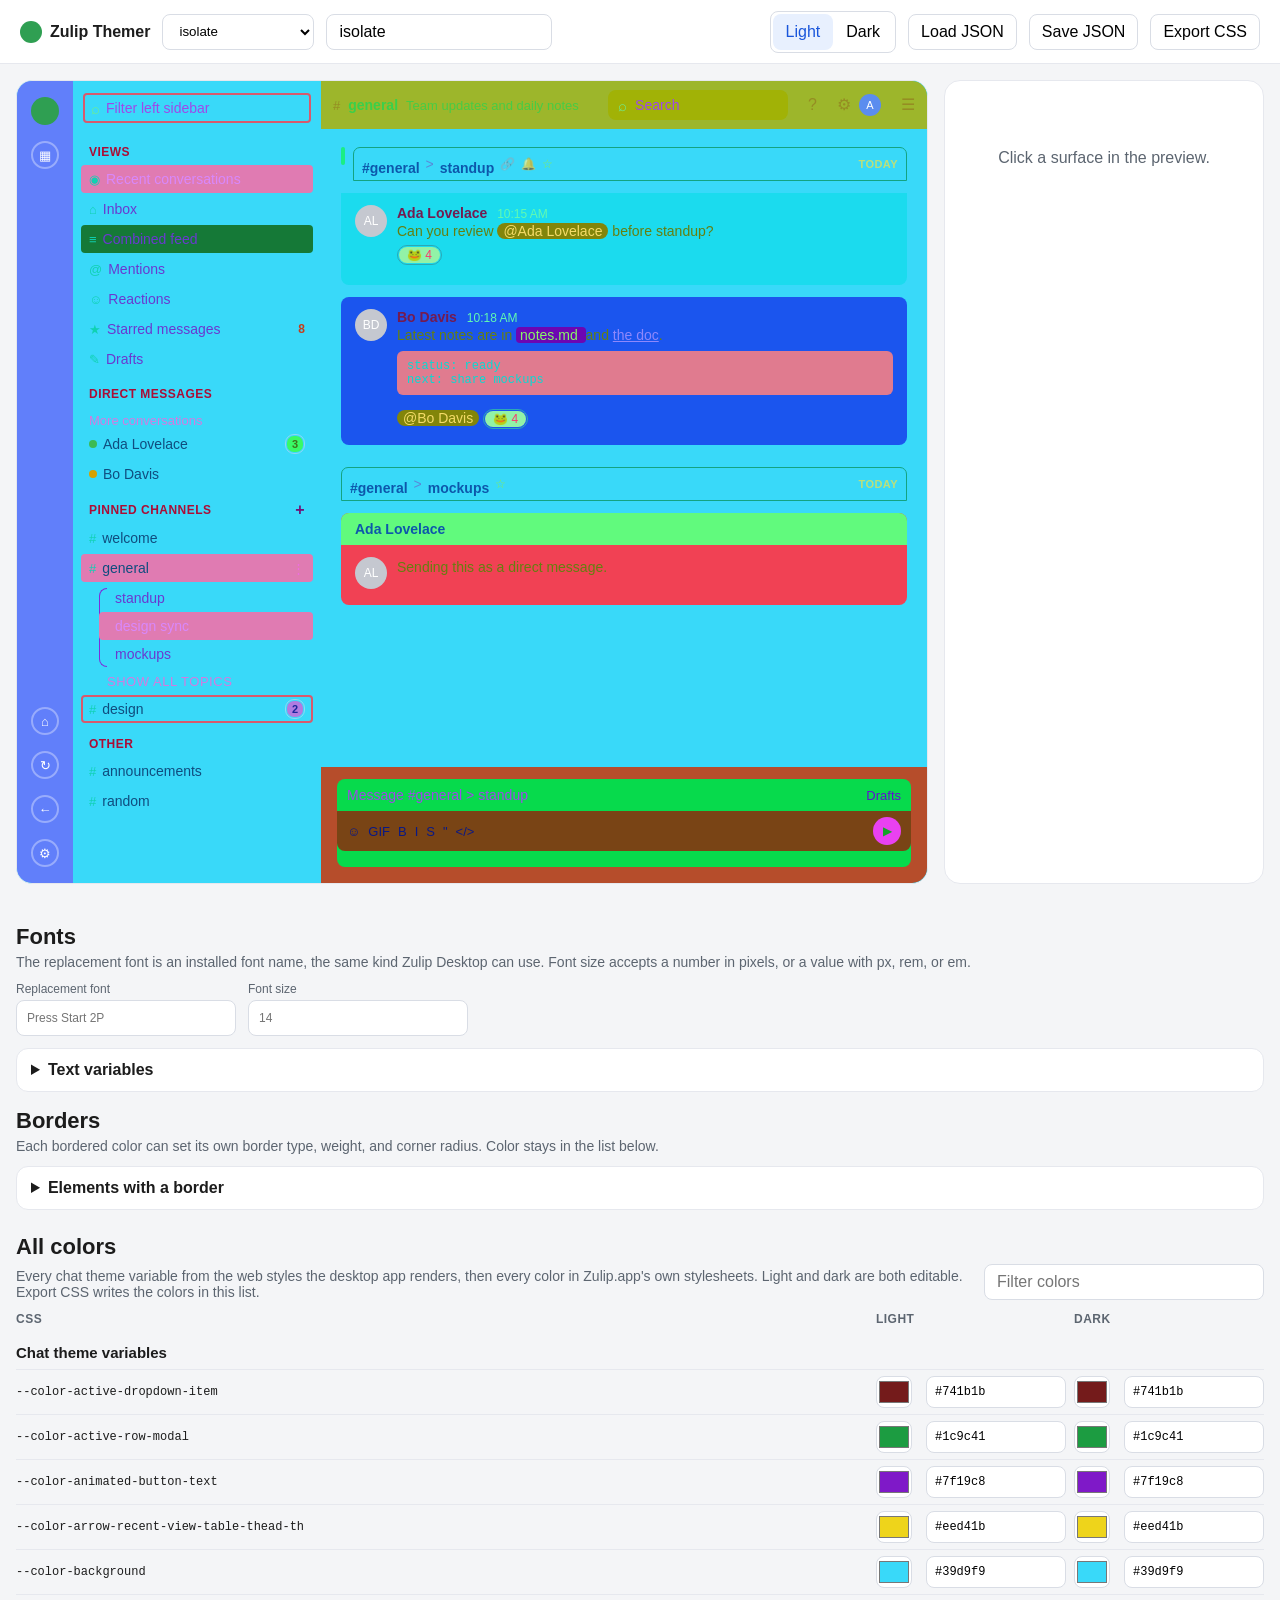
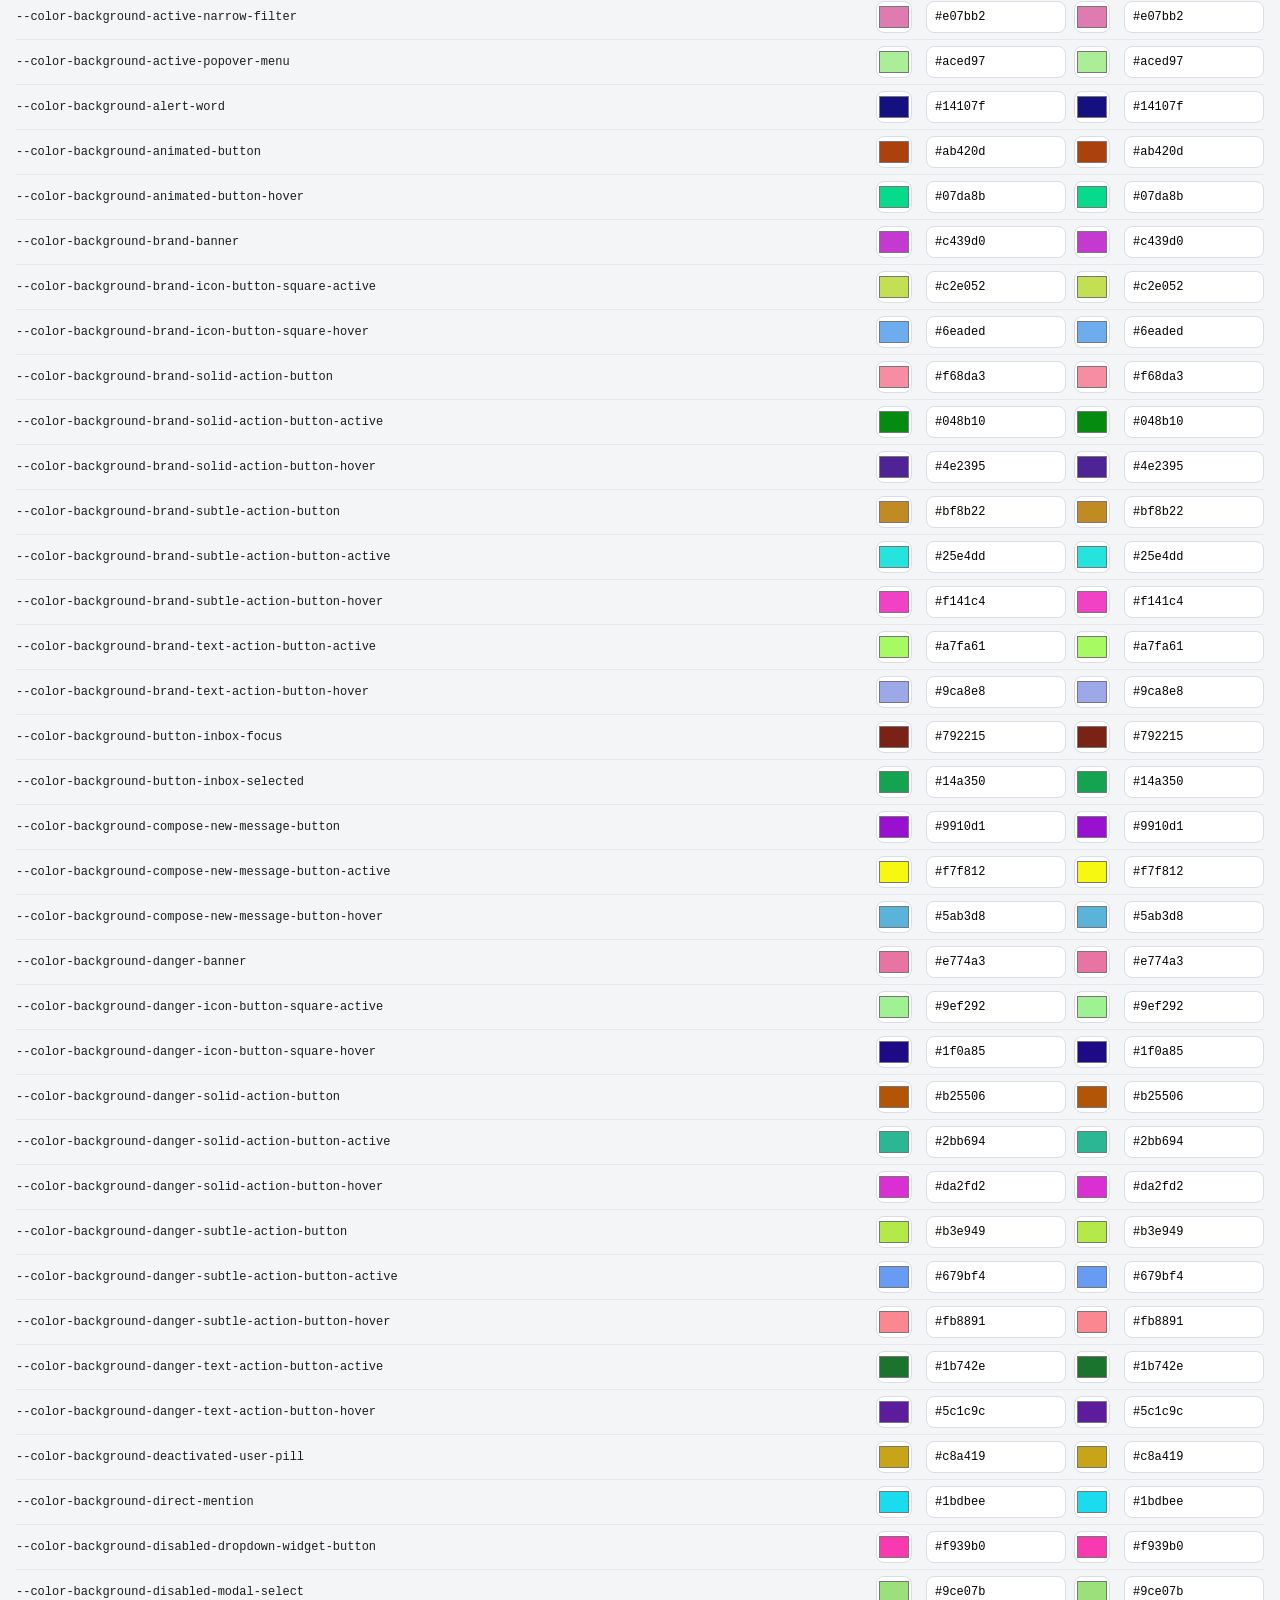
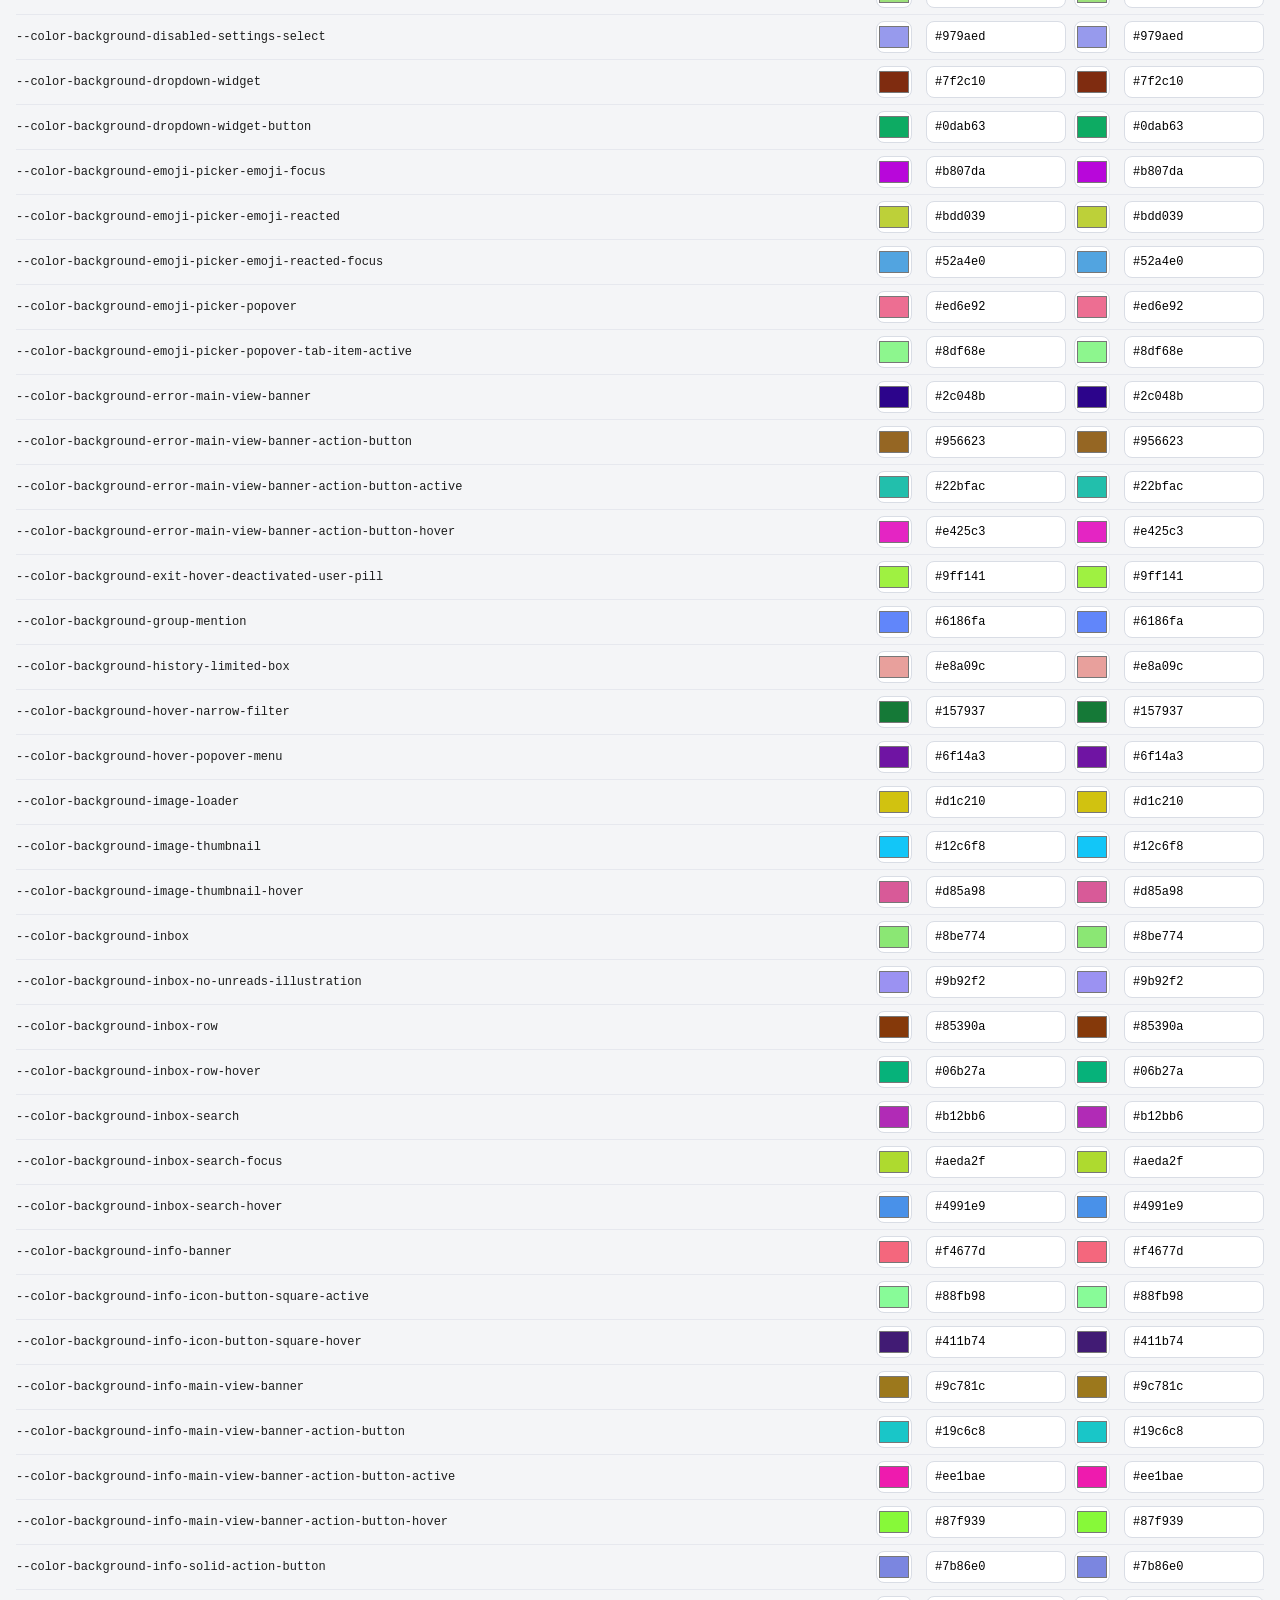
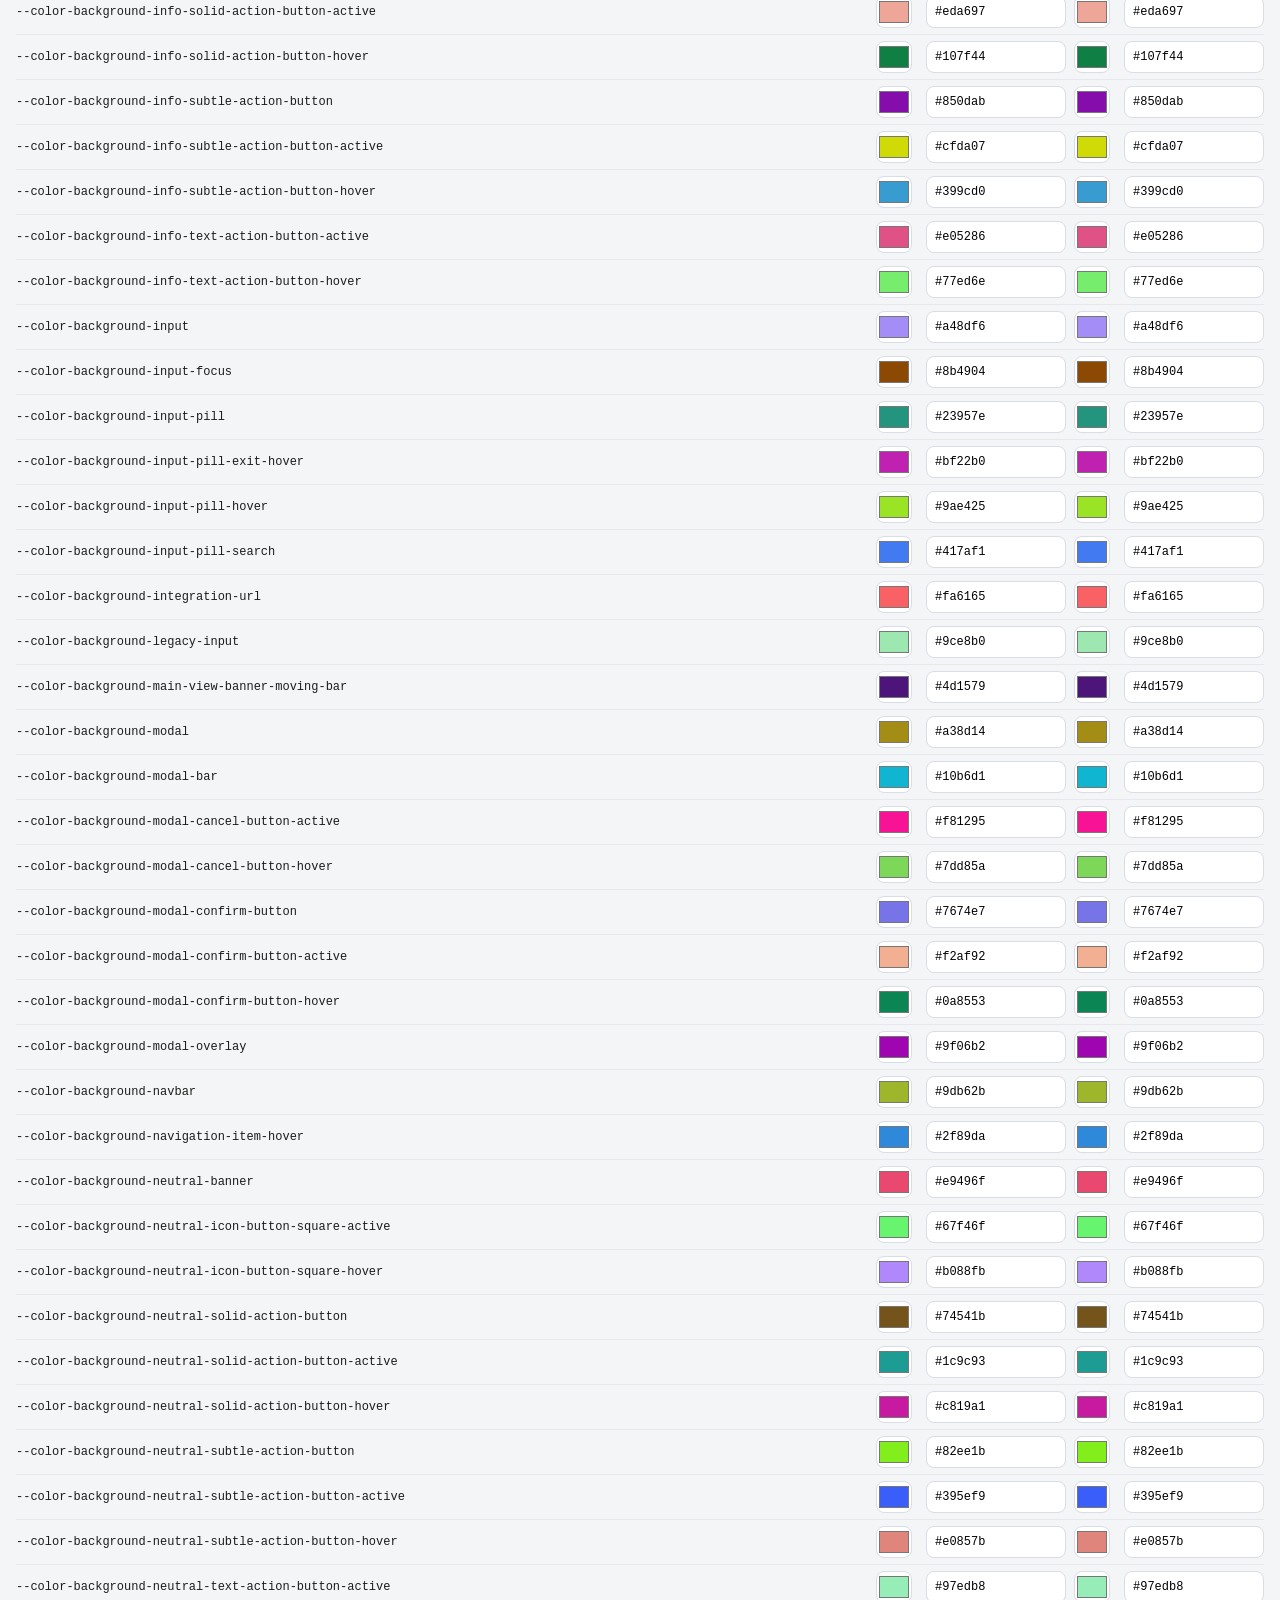
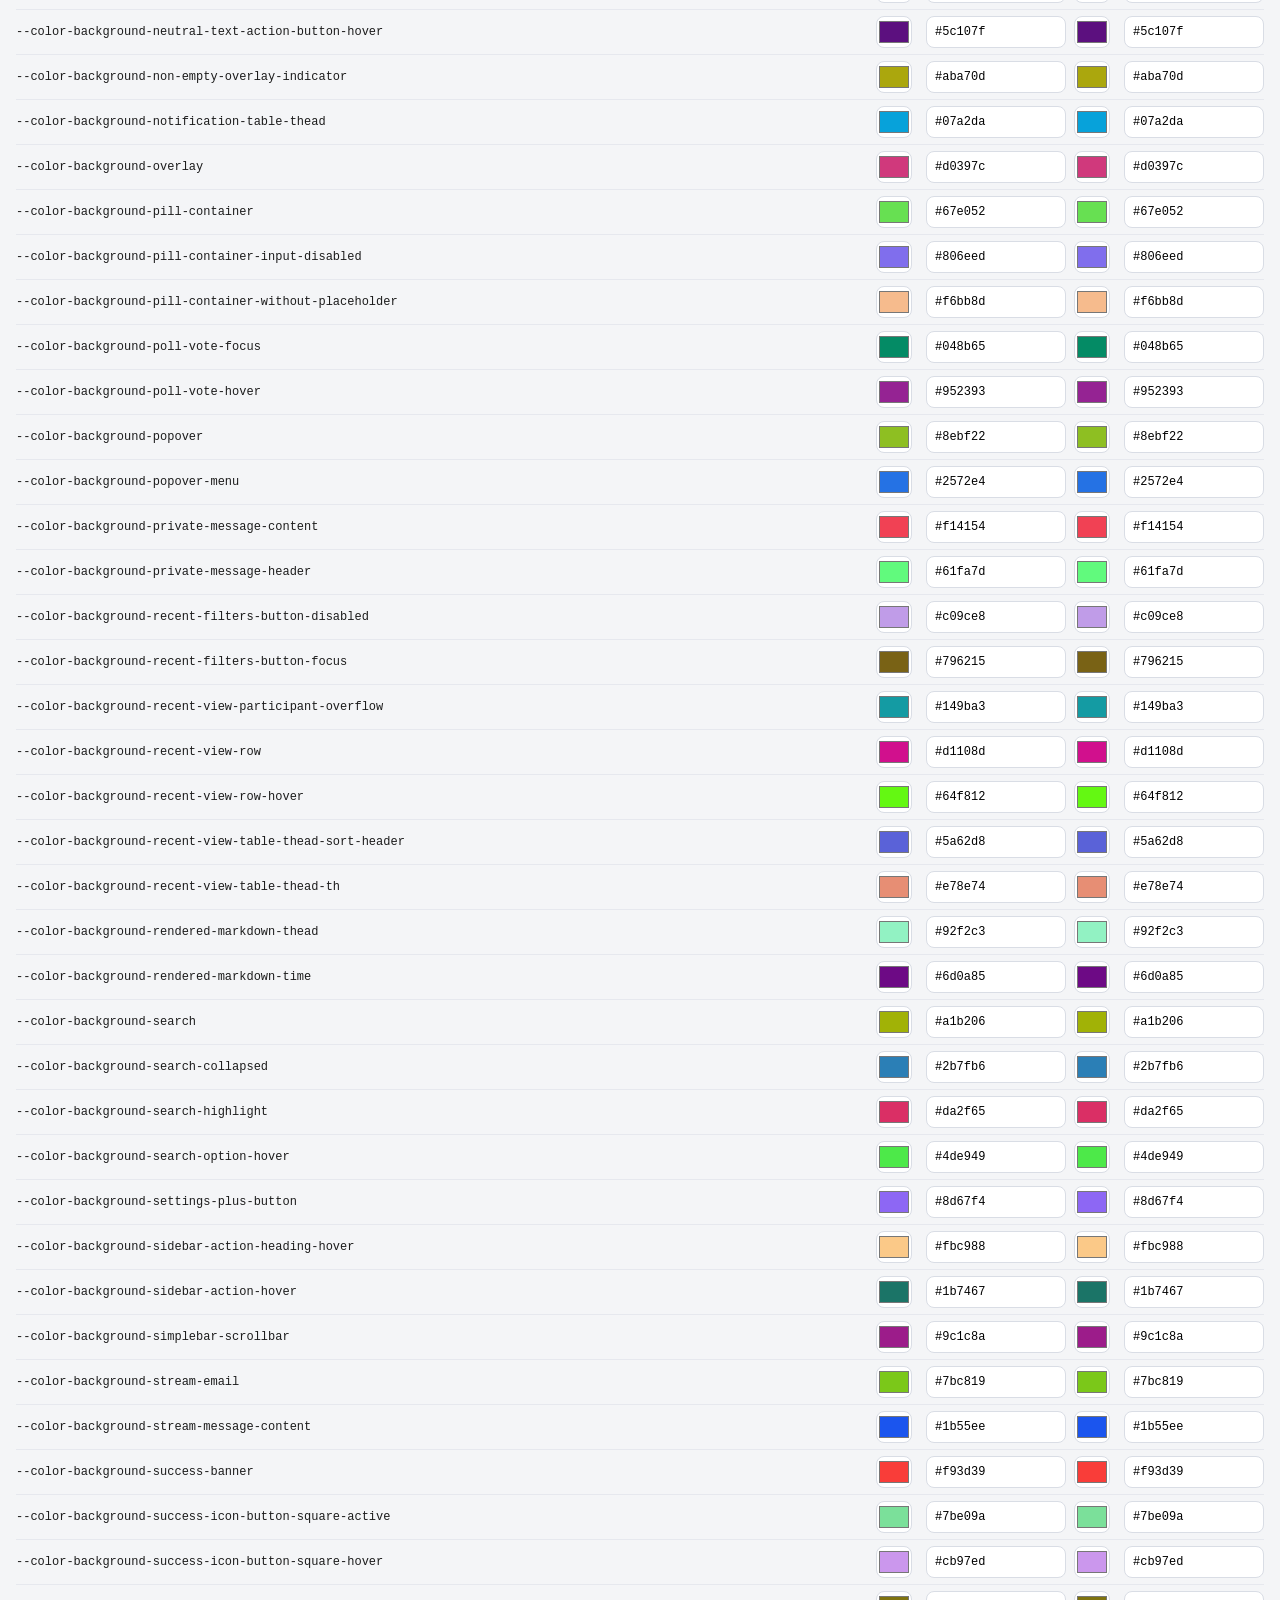
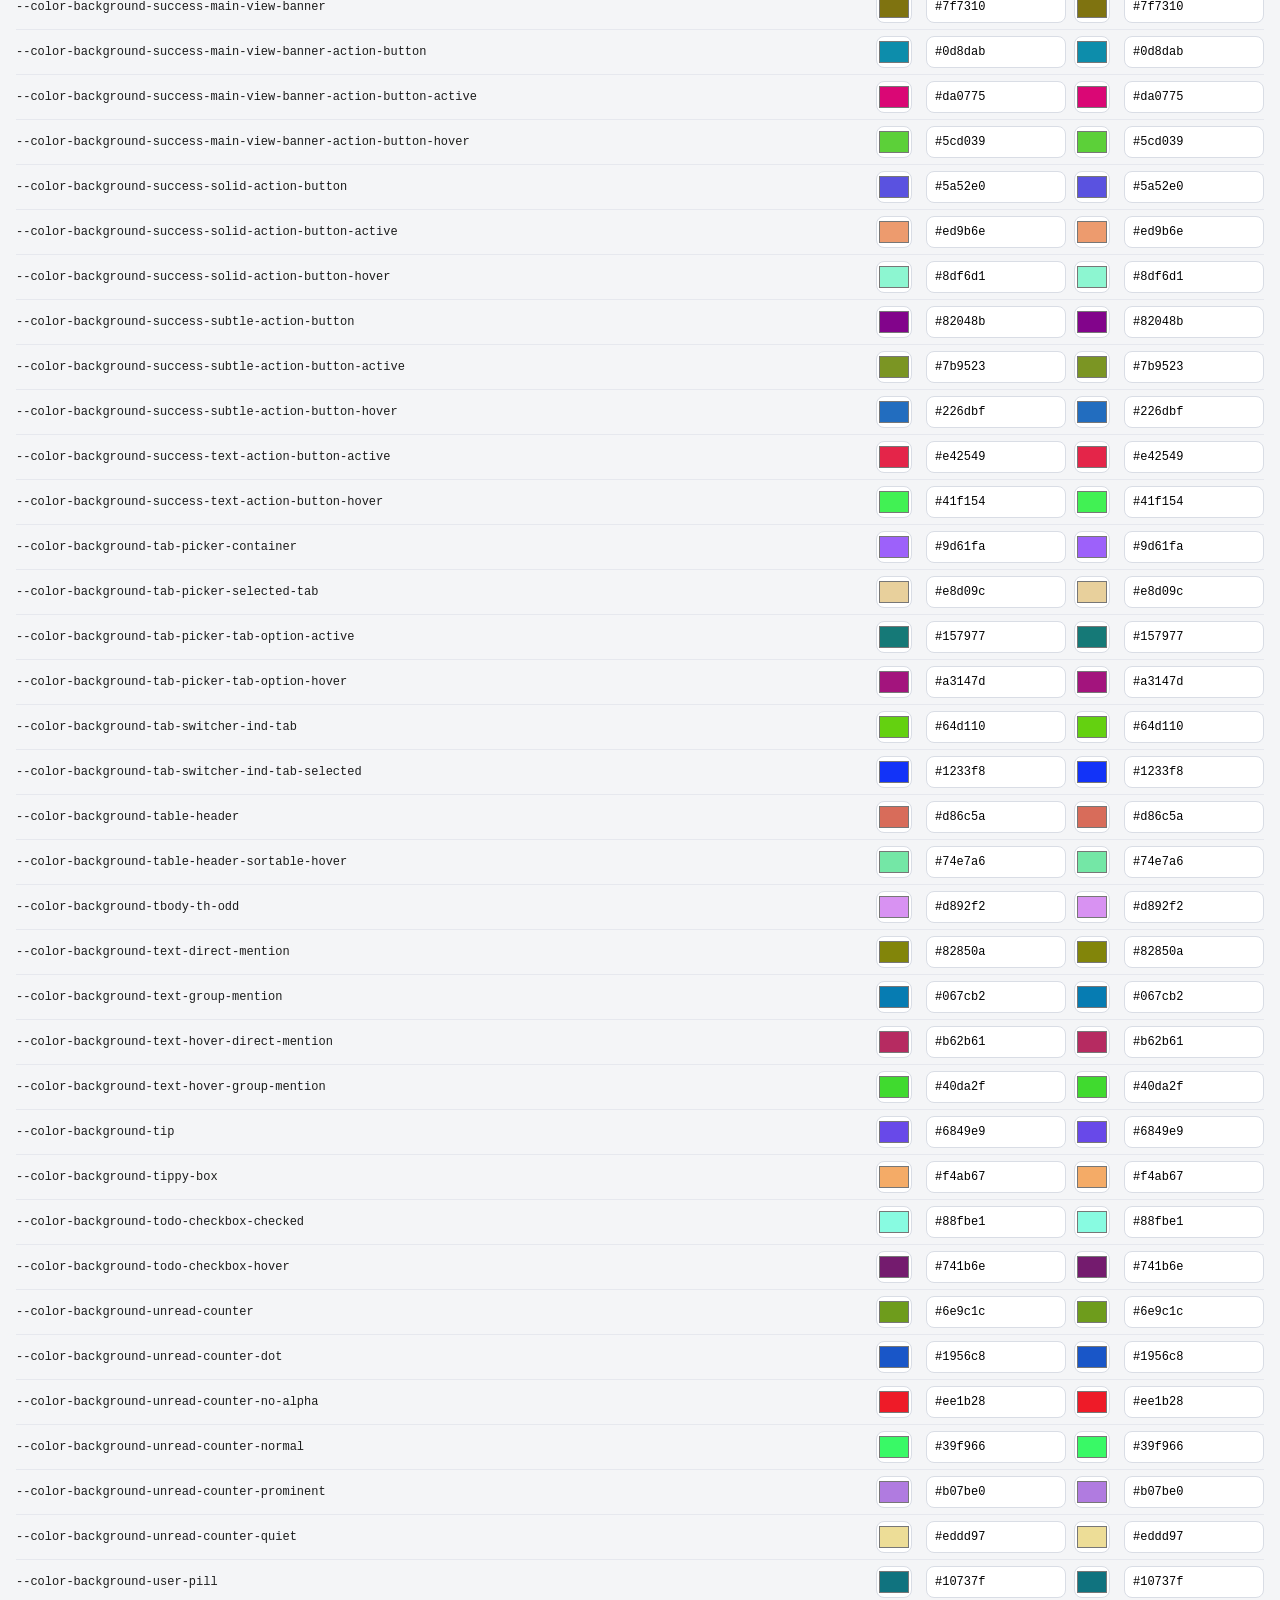
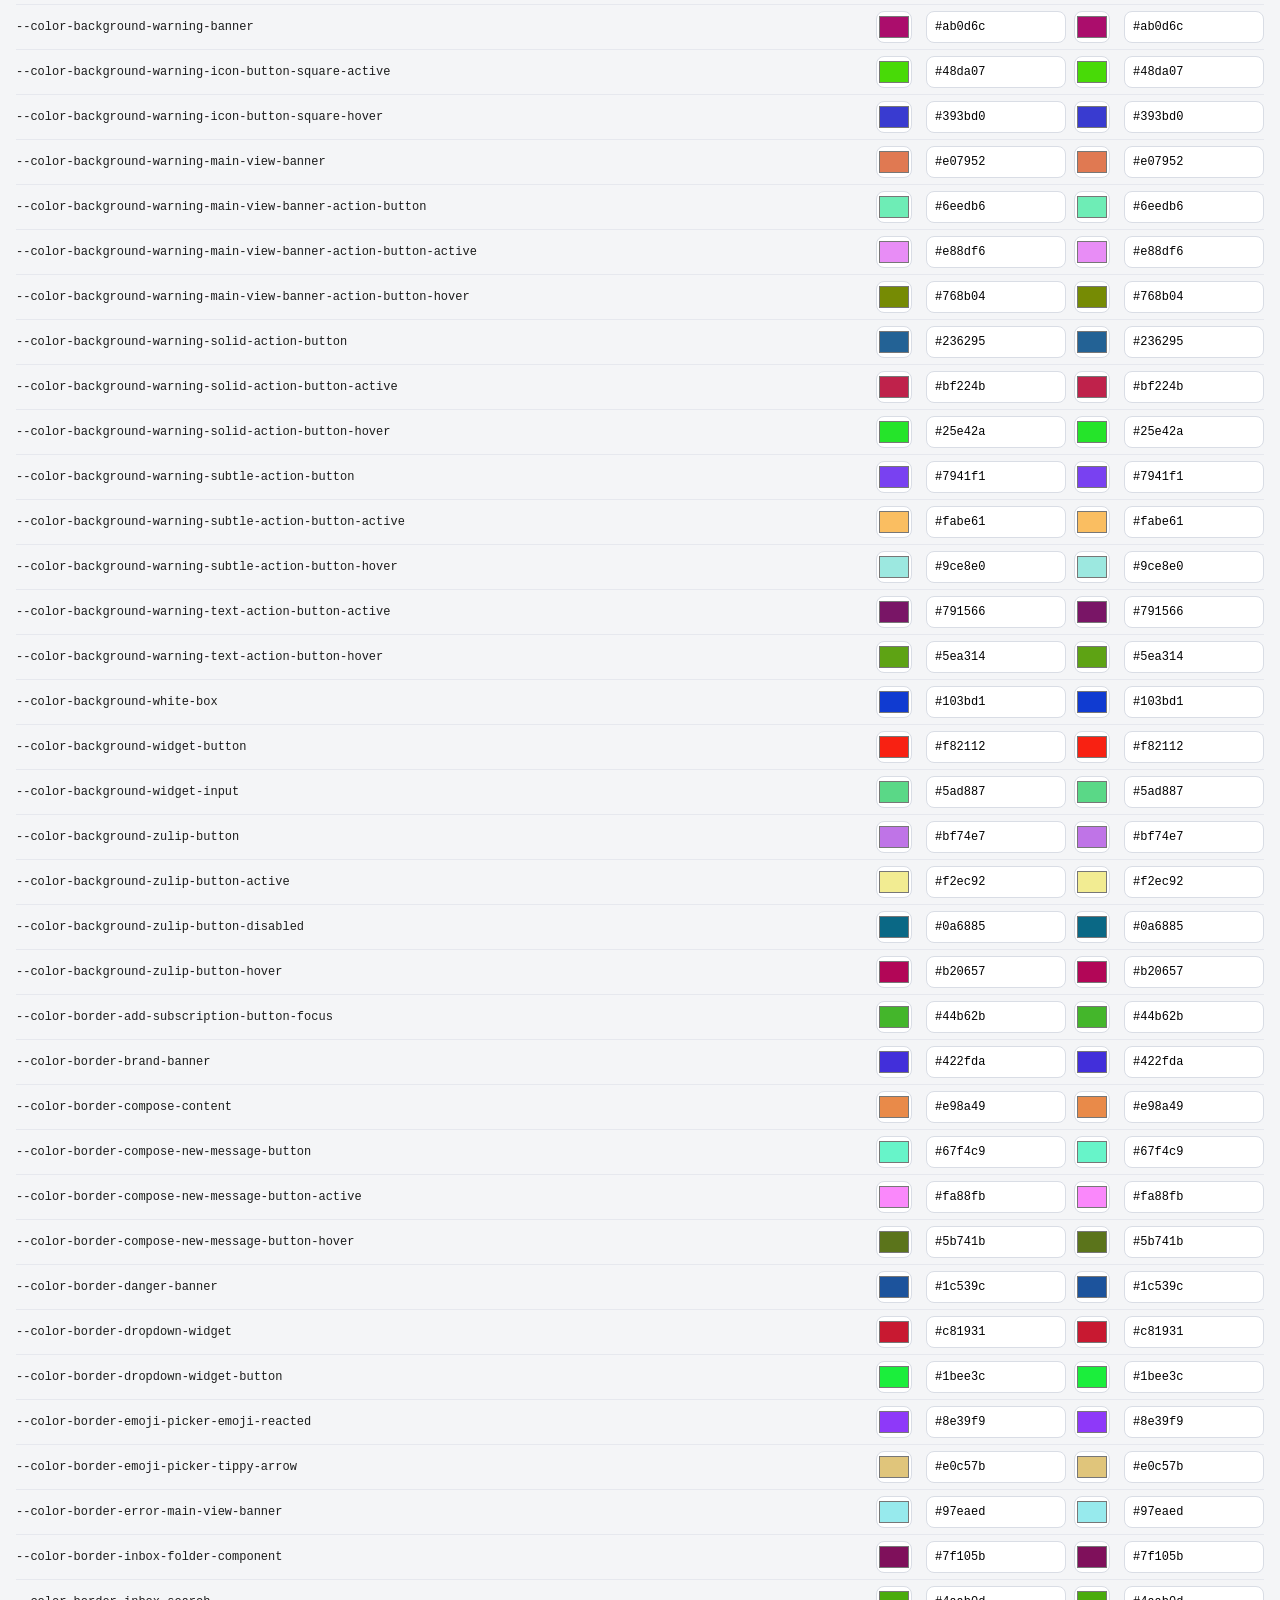
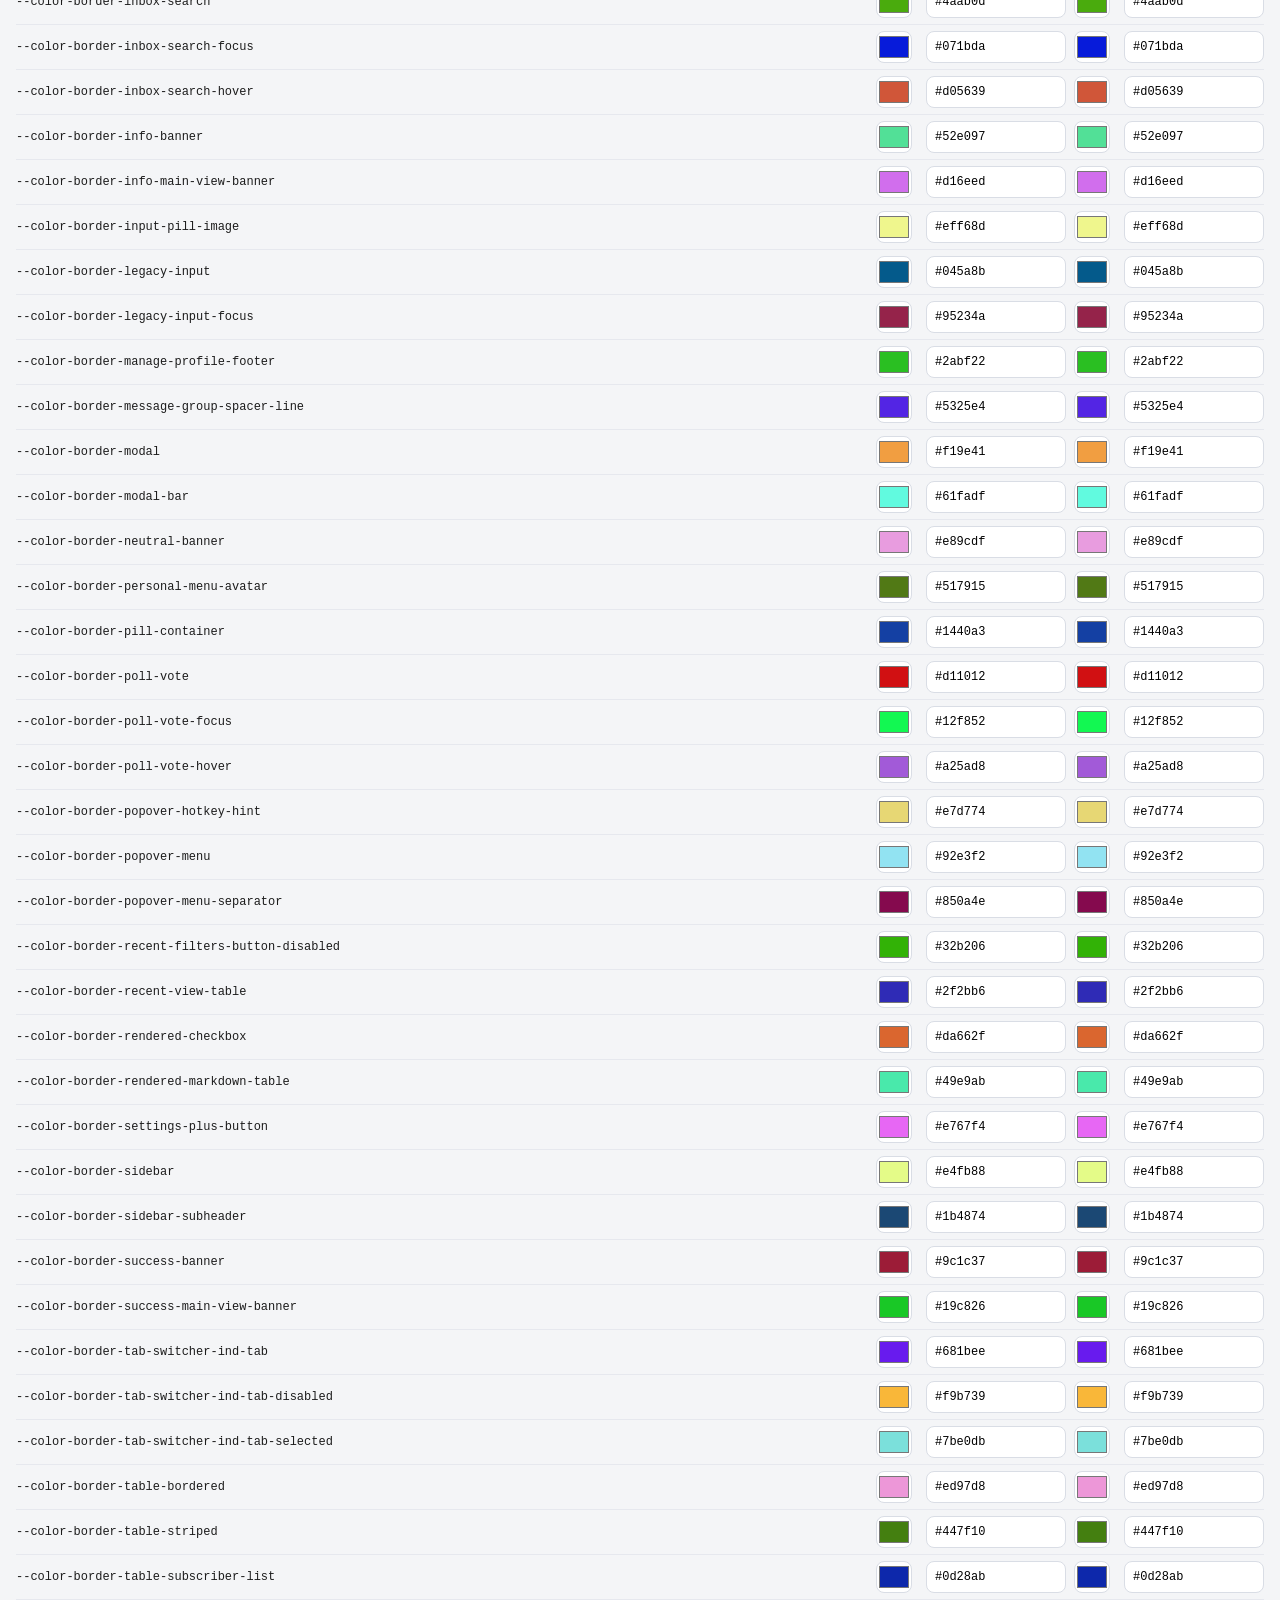
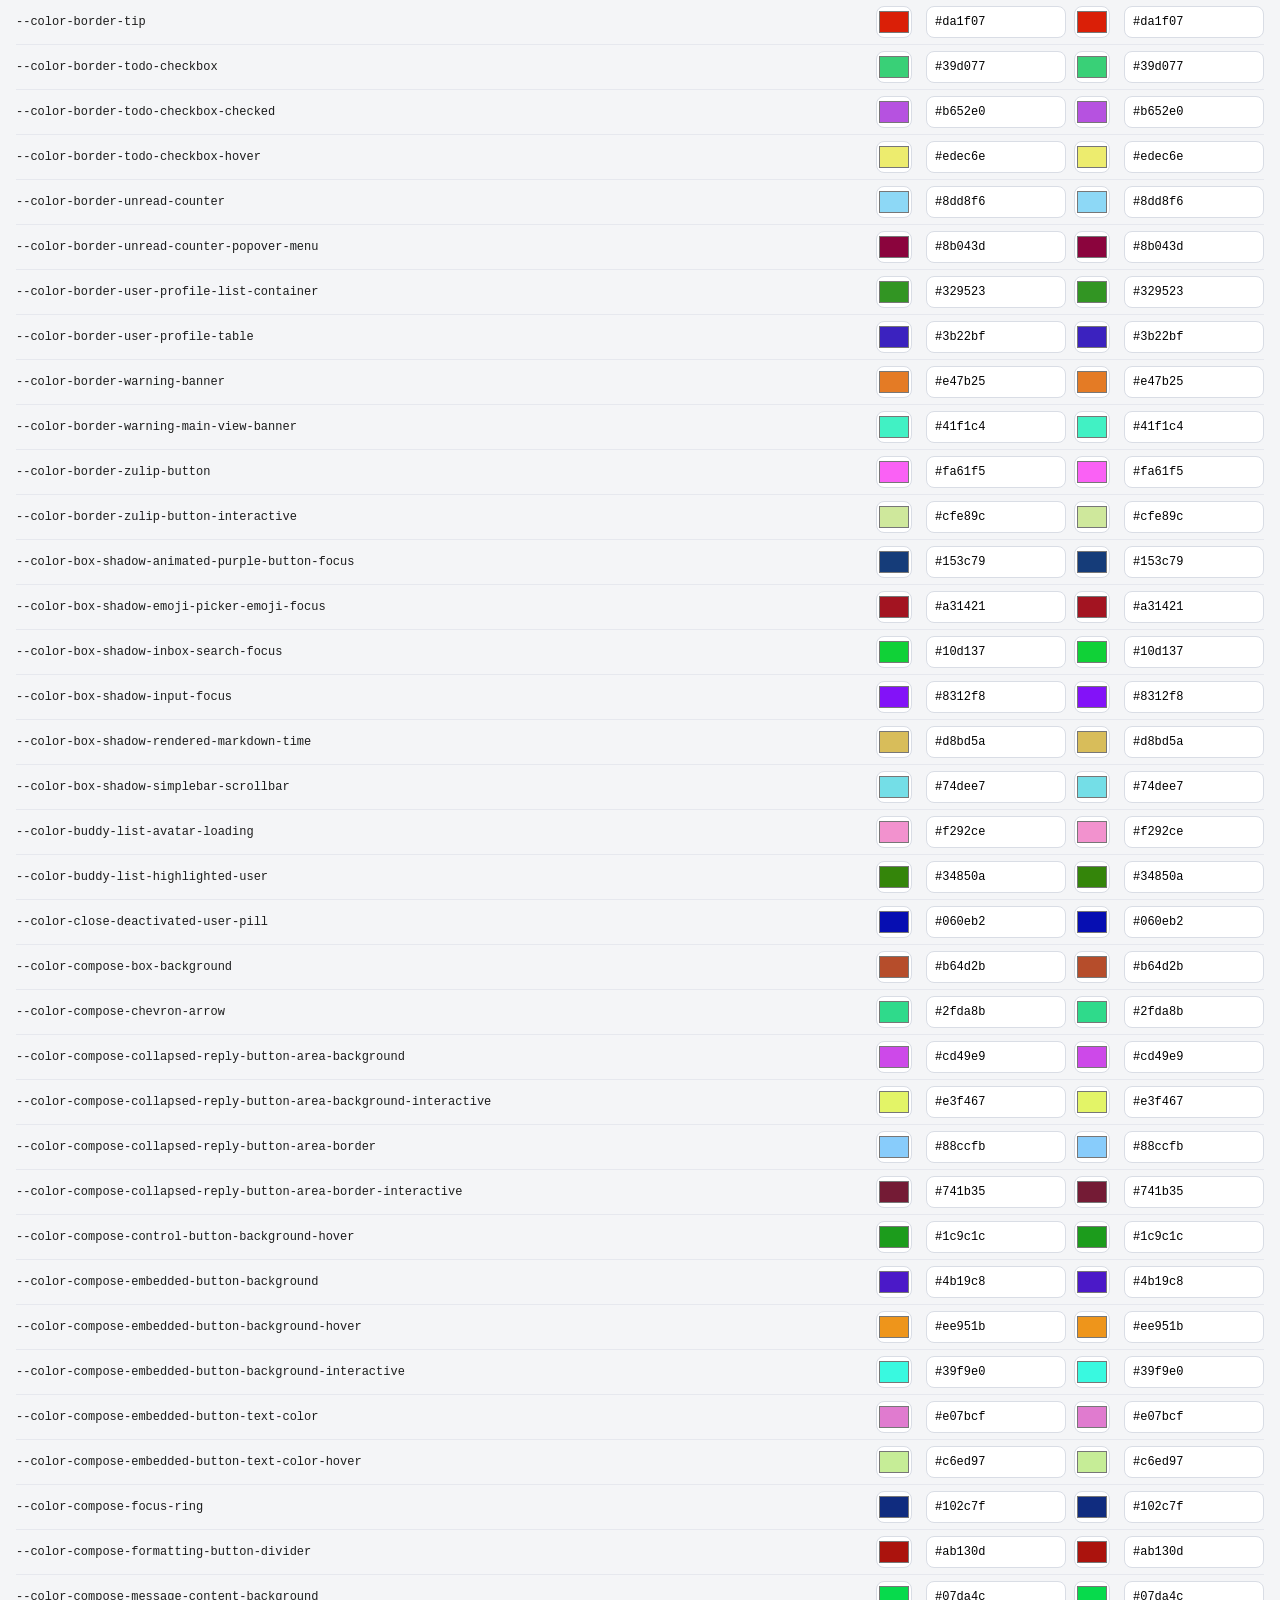
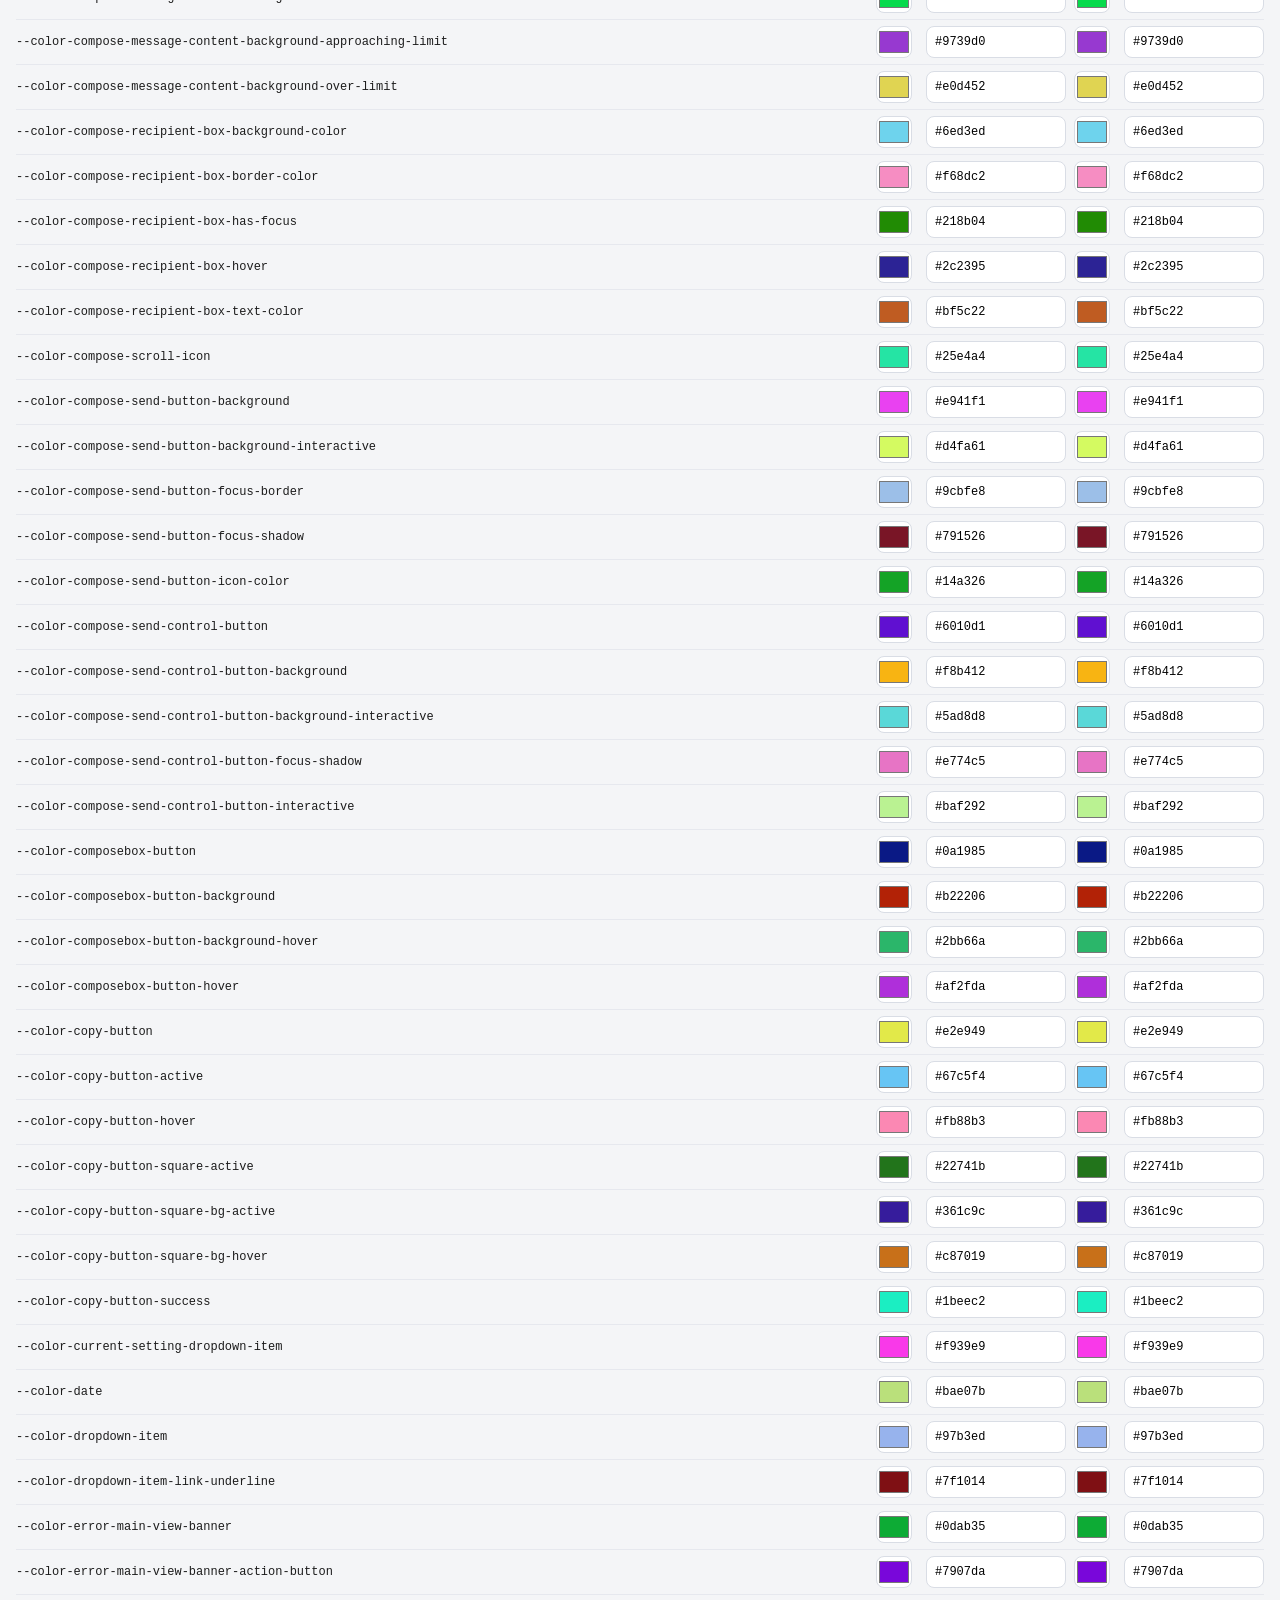
<file: index.html>
<!doctype html>
<html lang="en">
  <head>
    <meta charset="UTF-8" />
    <meta name="viewport" content="width=device-width, initial-scale=1" />
    <title>Zulip Themer</title>
    <link rel="stylesheet" href="styles.css" />
  </head>
  <body>
    <header class="topbar">
      <div class="brand">
        <span class="logo" aria-hidden="true"></span>
        <span class="brand-name">Zulip Themer</span>
      </div>
      <label class="preset">
        <span class="visually-hidden">Theme</span>
        <select id="theme-preset" aria-label="Theme"></select>
      </label>
      <label class="theme-name">
        <span class="visually-hidden">Theme name</span>
        <input id="theme-name" type="text" spellcheck="false" value="isolate" />
      </label>
      <p id="status" class="status" role="status"></p>
      <div class="mode-toggle" role="group" aria-label="Preview color scheme">
        <button id="mode-light" type="button" aria-pressed="true">Light</button>
        <button id="mode-dark" type="button" aria-pressed="false">Dark</button>
      </div>
      <button id="load-json" type="button">Load JSON</button>
      <input id="load-file" type="file" accept="application/json,.json" hidden />
      <button id="save-json" type="button">Save JSON</button>
      <button id="export-css" type="button">Export CSS</button>
    </header>

    <main class="workspace">
      <div class="dummy" id="dummy">
        <aside class="org-rail" data-token="desktop-org-rail">
          <span class="rail-mark" aria-hidden="true"></span>
          <span class="rail-icon" aria-hidden="true">▦</span>
          <span class="rail-spacer" aria-hidden="true"></span>
          <span class="rail-icon" aria-hidden="true">⌂</span>
          <span class="rail-icon" aria-hidden="true">↻</span>
          <span class="rail-icon" aria-hidden="true">←</span>
          <span class="rail-icon" aria-hidden="true">⚙</span>
        </aside>

        <div class="app-shell">
          <nav class="left-sidebar" data-token="--color-background" aria-label="Left sidebar">
            <div class="filter-box is-focus" data-token="--color-background">
              <span class="focus-ring" data-token="--color-outline-focus"></span>
              <span class="search-icon" data-token="--color-search-icons">⌕</span>
              <span class="placeholder" data-token="--color-text-search-placeholder">Filter left sidebar</span>
            </div>

            <h4 class="section-title" data-token="--color-text-sidebar-heading">Views</h4>
            <div class="row is-current" data-token="--color-background-active-narrow-filter">
              <span class="nav-icon" data-token="--color-left-sidebar-navigation-icon">◉</span>
              <span class="row-label" data-token="--color-text-active-narrow-filter">Recent conversations</span>
            </div>
            <div class="row">
              <span class="nav-icon" data-token="--color-left-sidebar-navigation-icon">⌂</span>
              <span class="row-label" data-token="--color-text-sidebar-row">Inbox</span>
            </div>
            <div class="row is-hover" data-token="--color-background-hover-narrow-filter">
              <span class="nav-icon" data-token="--color-left-sidebar-navigation-icon">≡</span>
              <span class="row-label" data-token="--color-text-sidebar-row">Combined feed</span>
            </div>
            <div class="row">
              <span class="nav-icon" data-token="--color-left-sidebar-navigation-icon">@</span>
              <span class="row-label" data-token="--color-text-sidebar-row">Mentions</span>
            </div>
            <div class="row">
              <span class="nav-icon" data-token="--color-left-sidebar-navigation-icon">☺</span>
              <span class="row-label" data-token="--color-text-sidebar-row">Reactions</span>
            </div>
            <div class="row">
              <span class="nav-icon" data-token="--color-left-sidebar-navigation-icon">★</span>
              <span class="row-label" data-token="--color-text-sidebar-row">Starred messages</span>
              <span class="quiet-count" data-token="--color-unread-counter-quiet">8</span>
            </div>
            <div class="row">
              <span class="nav-icon" data-token="--color-left-sidebar-navigation-icon">✎</span>
              <span class="row-label" data-token="--color-text-sidebar-row">Drafts</span>
            </div>

            <h4 class="section-title" data-token="--color-text-sidebar-heading">Direct messages</h4>
            <p class="action-heading" data-token="--color-text-sidebar-action-heading">More conversations</p>
            <div class="row">
              <span class="presence" aria-hidden="true"></span>
              <span class="row-label" data-token="--color-text-sidebar-base">Ada Lovelace</span>
              <span class="badge-edge" data-token="--color-border-unread-counter">
                <span class="badge-fill" data-token="--color-background-unread-counter-normal">
                  <span class="badge-num" data-token="--color-unread-counter-normal">3</span>
                </span>
              </span>
            </div>
            <div class="row">
              <span class="presence away" aria-hidden="true"></span>
              <span class="row-label" data-token="--color-text-sidebar-base">Bo Davis</span>
            </div>

            <h4 class="section-title">
              <span data-token="--color-text-sidebar-heading">Pinned channels</span>
              <span class="sidebar-action" data-token="--color-sidebar-action">+</span>
            </h4>
            <div class="row">
              <span class="nav-icon" data-token="--color-left-sidebar-navigation-icon">#</span>
              <span class="row-label" data-token="--color-text-sidebar-base">welcome</span>
            </div>
            <div class="row is-current" data-token="--color-background-active-narrow-filter">
              <span class="nav-icon" data-token="--color-left-sidebar-navigation-icon">#</span>
              <span class="row-label" data-token="--color-text-sidebar-base">general</span>
              <span class="vdots" data-token="--color-vdots-visible">⋮</span>
            </div>
            <div class="topic-list">
              <span class="topic-bracket" data-token="--color-topic-indent-border"></span>
              <div class="topic">
                <span class="topic-name" data-token="--color-text-sidebar-row">standup</span>
              </div>
              <div class="topic is-current" data-token="--color-background-active-narrow-filter">
                <span class="topic-name" data-token="--color-text-active-narrow-filter">design sync</span>
              </div>
              <div class="topic">
                <span class="topic-name" data-token="--color-text-sidebar-row">mockups</span>
              </div>
              <p class="action-heading show-all" data-token="--color-text-sidebar-action-heading">Show all topics</p>
            </div>
            <div class="row is-focus">
              <span class="focus-ring" data-token="--color-outline-focus"></span>
              <span class="nav-icon" data-token="--color-left-sidebar-navigation-icon">#</span>
              <span class="row-label" data-token="--color-text-sidebar-base">design</span>
              <span class="badge-edge" data-token="--color-border-unread-counter">
                <span class="badge-fill prominent" data-token="--color-background-unread-counter-prominent">
                  <span class="badge-num" data-token="--color-unread-counter-prominent">2</span>
                </span>
              </span>
            </div>

            <h4 class="section-title" data-token="--color-text-sidebar-heading">Other</h4>
            <div class="row">
              <span class="nav-icon" data-token="--color-left-sidebar-navigation-icon">#</span>
              <span class="row-label" data-token="--color-text-sidebar-base">announcements</span>
            </div>
            <div class="row">
              <span class="nav-icon" data-token="--color-left-sidebar-navigation-icon">#</span>
              <span class="row-label" data-token="--color-text-sidebar-base">random</span>
            </div>
          </nav>

          <section class="conversation">
            <header class="navbar" data-token="--color-background-navbar">
              <span class="nav-icon navbar-hash" data-token="--color-navbar-icon">#</span>
              <span class="navbar-title" data-token="--color-text-message-view-header">general</span>
              <span class="navbar-desc" data-token="--color-text-message-view-header">Team updates and daily notes</span>
              <div class="search" data-token="--color-background-search">
                <span class="search-icon" data-token="--color-search-icons">⌕</span>
                <span class="placeholder" data-token="--color-text-search-placeholder">Search</span>
              </div>
              <span class="navbar-icon" data-token="--color-navbar-icon">?</span>
              <span class="navbar-icon" data-token="--color-navbar-icon">⚙</span>
              <span class="navbar-avatar" aria-hidden="true">A</span>
              <span class="navbar-icon" data-token="--color-navbar-icon">☰</span>
            </header>
            <div class="feed" data-token="--color-background">
              <div class="recipient-bar">
                <span class="unread-marker" data-token="--color-unread-marker"></span>
                <div class="recipient-box" data-token="--color-message-header-contents-border">
                  <span class="recipient" data-token="--color-text-message-header">#general</span>
                  <span class="chevron" data-token="--color-message-header-icon-non-interactive">&gt;</span>
                  <span class="recipient" data-token="--color-text-message-header">standup</span>
                  <span class="header-icon" data-token="--color-message-header-icon-interactive">🔗</span>
                  <span class="header-icon" data-token="--color-message-header-icon-interactive">🔔</span>
                  <span class="header-icon" data-token="--color-message-header-icon-interactive">☆</span>
                  <span class="date-label" data-token="--color-date">Today</span>
                </div>
              </div>

              <article class="mention-card" data-token="--color-background-direct-mention">
                <div class="message">
                  <span class="avatar" aria-hidden="true">AL</span>
                  <div class="message-main">
                    <p class="sender">
                      <span data-token="--color-text-sender-name">Ada Lovelace</span>
                      <time data-token="--color-text-default">10:15 AM</time>
                    </p>
                    <p class="body" data-token="--color-text-message-default">
                      Can you review
                      <span class="mention-pill" data-token="--color-background-text-direct-mention">
                        <span data-token="--color-text-self-direct-mention">@Ada Lovelace</span>
                      </span>
                      before standup?
                    </p>
                    <span class="reaction" data-token="--color-message-reaction-border">
                      <span class="reaction-fill" data-token="--color-message-reaction-background">
                        <span data-token="--color-message-reaction-text">🐸 4</span>
                      </span>
                    </span>
                  </div>
                </div>
              </article>

              <article class="stream-card" data-token="--color-background-stream-message-content">
                <div class="message">
                  <span class="avatar" aria-hidden="true">BD</span>
                  <div class="message-main">
                    <p class="sender">
                      <span data-token="--color-text-sender-name">Bo Davis</span>
                      <time data-token="--color-text-default">10:18 AM</time>
                    </p>
                    <p class="body" data-token="--color-text-message-default">
                      Latest notes are in
                      <span class="inline-code" data-token="--color-markdown-code-background">
                        <span data-token="--color-markdown-code-text">notes.md</span>
                      </span>
                      and
                      <span class="msg-link" data-token="--color-markdown-link">the doc</span>.
                    </p>
                    <pre class="code-block" data-token="--color-markdown-pre-background"><code data-token="--color-markdown-pre-text">status: ready
next: share mockups</code></pre>
                    <span class="mention-pill" data-token="--color-background-text-direct-mention">
                      <span data-token="--color-text-self-direct-mention">@Bo Davis</span>
                    </span>
                    <span class="reaction" data-token="--color-message-reaction-border">
                      <span class="reaction-fill" data-token="--color-message-reaction-background">
                        <span data-token="--color-message-reaction-text">🐸 4</span>
                      </span>
                    </span>
                  </div>
                </div>
              </article>

              <div class="recipient-bar">
                <div class="recipient-box" data-token="--color-message-header-contents-border">
                  <span class="recipient" data-token="--color-text-message-header">#general</span>
                  <span class="chevron" data-token="--color-message-header-icon-non-interactive">&gt;</span>
                  <span class="recipient" data-token="--color-text-message-header">mockups</span>
                  <span class="header-icon" data-token="--color-message-header-icon-interactive">☆</span>
                  <span class="date-label" data-token="--color-date">Today</span>
                </div>
              </div>

              <article class="dm-card" data-token="--color-background-private-message-content">
                <header class="dm-header" data-token="--color-background-private-message-header">
                  <span data-token="--color-text-message-header">Ada Lovelace</span>
                </header>
                <div class="message">
                  <span class="avatar" aria-hidden="true">AL</span>
                  <p class="body" data-token="--color-text-message-default">Sending this as a direct message.</p>
                </div>
              </article>
            </div>
            <footer class="compose" data-token="--color-compose-box-background">
              <div class="compose-input" data-token="--color-compose-message-content-background">
                <div class="compose-top">
                  <span class="compose-hint" data-token="--color-text-search-placeholder">Message #general &gt; standup</span>
                  <span class="drafts" data-token="--color-compose-send-control-button">Drafts</span>
                </div>
                <div class="format-bar" data-token="--color-message-formatting-controls-container">
                  <span class="tool" data-token="--color-composebox-button">☺</span>
                  <span class="tool" data-token="--color-composebox-button">GIF</span>
                  <span class="tool" data-token="--color-composebox-button">B</span>
                  <span class="tool" data-token="--color-composebox-button">I</span>
                  <span class="tool" data-token="--color-composebox-button">S</span>
                  <span class="tool" data-token="--color-composebox-button">"</span>
                  <span class="tool" data-token="--color-composebox-button">&lt;/&gt;</span>
                  <span class="send" data-token="--color-compose-send-button-background">
                    <span data-token="--color-compose-send-button-icon-color">▶</span>
                  </span>
                </div>
              </div>
            </footer>
          </section>
        </div>
      </div>

      <aside class="inspector" aria-label="Color inspector">
        <p id="inspector-empty">Click a surface in the preview.</p>
        <div id="inspector-body" hidden>
          <h2 id="inspector-label"></h2>
          <p id="inspector-var"></p>
          <p id="inspector-note" class="note" hidden></p>
          <div class="color-row">
            <span>Light</span>
            <input id="light-picker" type="color" aria-label="Light color" value="#ffffff" />
            <input id="light-hex" type="text" spellcheck="false" aria-label="Light hex" />
            <button id="copy-light" type="button">Copy</button>
          </div>
          <div class="color-row">
            <span>Dark</span>
            <input id="dark-picker" type="color" aria-label="Dark color" value="#000000" />
            <input id="dark-hex" type="text" spellcheck="false" aria-label="Dark hex" />
            <button id="copy-dark" type="button">Copy</button>
          </div>
          <button id="reset-token" type="button">Reset</button>
        </div>
      </aside>
    </main>
    <section class="style-panel" aria-label="Fonts and borders">
      <h2>Fonts</h2>
      <p class="style-note">
        The replacement font is an installed font name, the same kind Zulip Desktop can use.
        Font size accepts a number in pixels, or a value with px, rem, or em.
      </p>
      <div class="style-global">
        <label>
          Replacement font
          <input id="font-family" type="text" spellcheck="false" placeholder="Press Start 2P" autocomplete="off" />
        </label>
        <label>
          Font size
          <input id="font-size" type="text" spellcheck="false" placeholder="14" autocomplete="off" />
        </label>
      </div>
      <details class="style-fold">
        <summary>Text variables</summary>
        <input id="font-text-filter" class="style-filter" type="search" placeholder="Filter text variables" aria-label="Filter text variables" />
        <div id="font-text-list" class="style-list"></div>
      </details>

      <h2>Borders</h2>
      <p class="style-note">
        Each bordered color can set its own border type, weight, and corner radius. Color stays in the list below.
      </p>
      <details class="style-fold">
        <summary>Elements with a border</summary>
        <input id="border-filter" class="style-filter" type="search" placeholder="Filter borders" aria-label="Filter borders" />
        <div id="border-list" class="style-list"></div>
      </details>
    </section>
    <section class="catalog" aria-label="All colors">
      <div class="catalog-head">
        <h2>All colors</h2>
        <p>
          Every chat theme variable from the web styles the desktop app renders, then every color in Zulip.app's own stylesheets.
          Light and dark are both editable. Export CSS writes the colors in this list.
        </p>
        <input id="catalog-search" type="search" placeholder="Filter colors" aria-label="Filter colors" />
      </div>
      <div class="catalog-columns" aria-hidden="true">
        <span>CSS</span>
        <span>Light</span>
        <span></span>
        <span>Dark</span>
        <span></span>
      </div>
      <div id="catalog-list"></div>
    </section>
    <script src="catalog.js"></script>
    <script src="themes/isolate.js"></script>
    <script src="themes/bundle.js"></script>
    <script src="app.js"></script>
  </body>
</html>
</file>
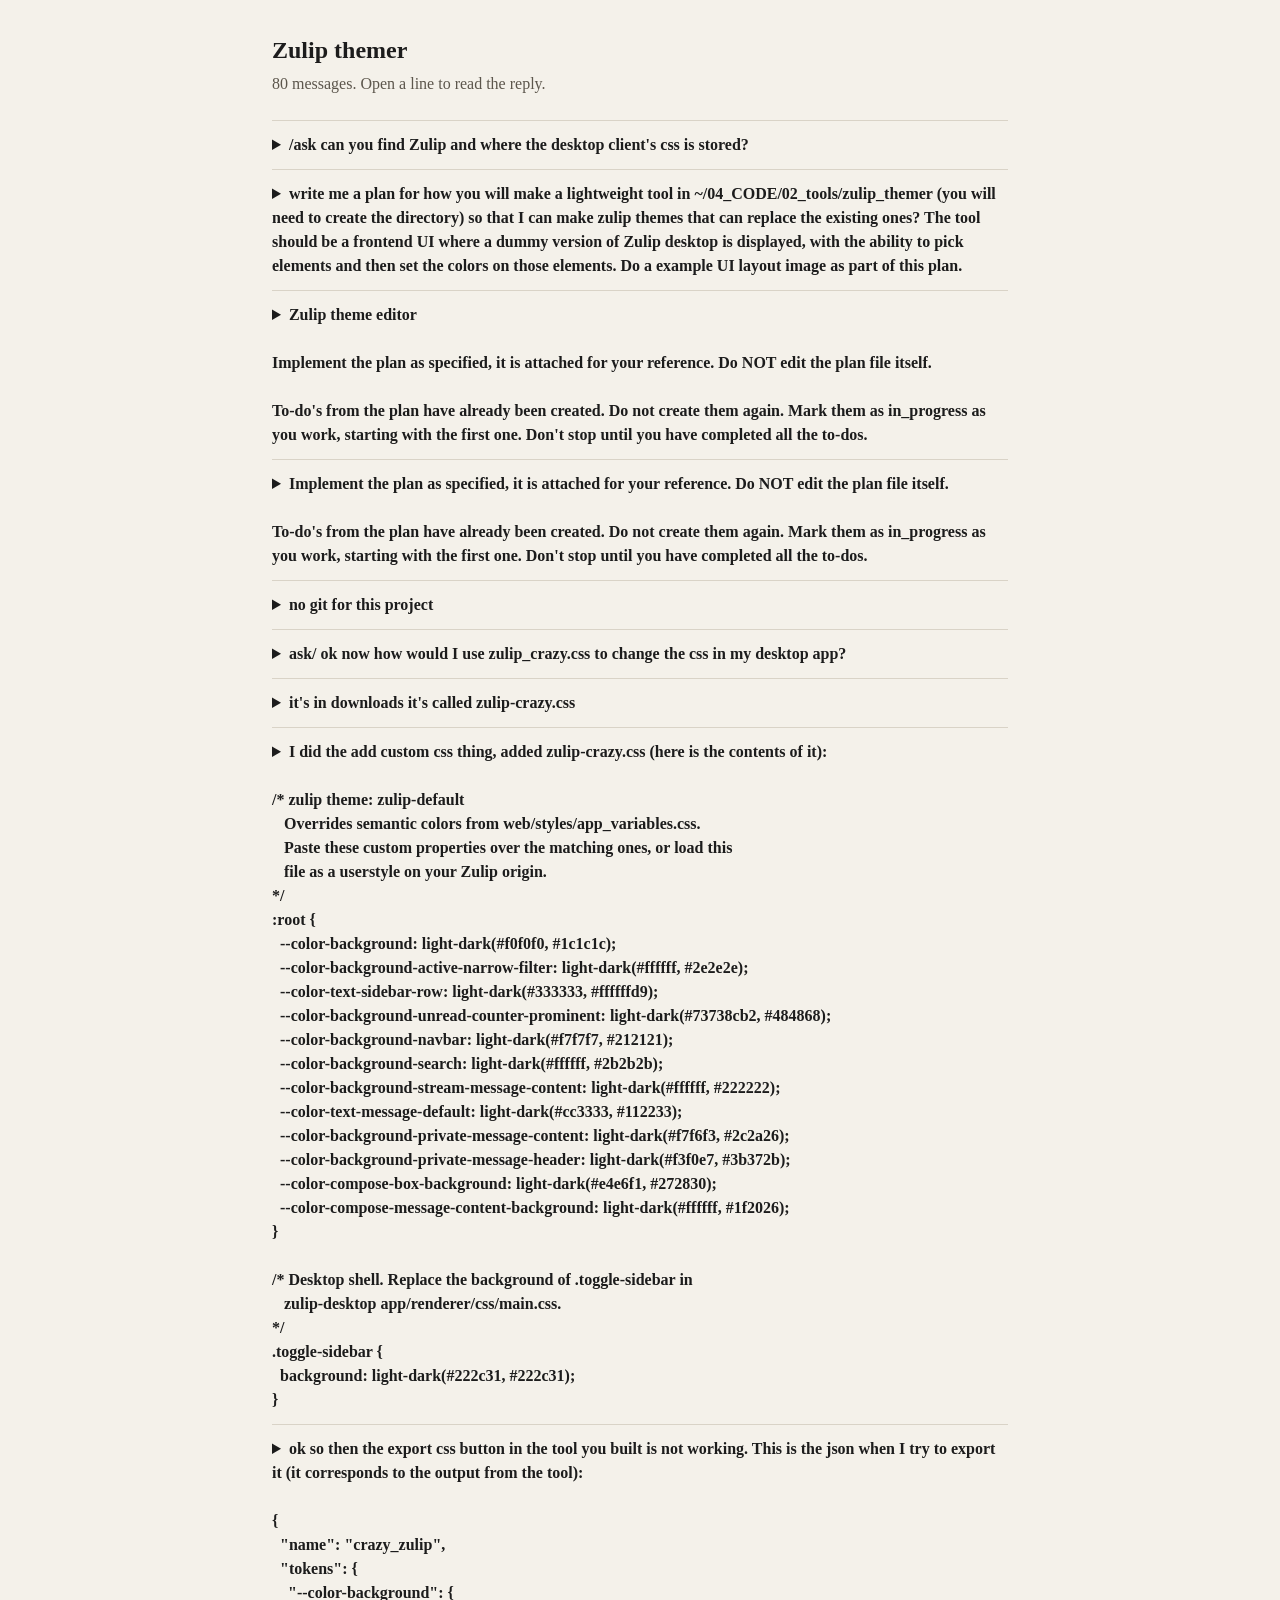
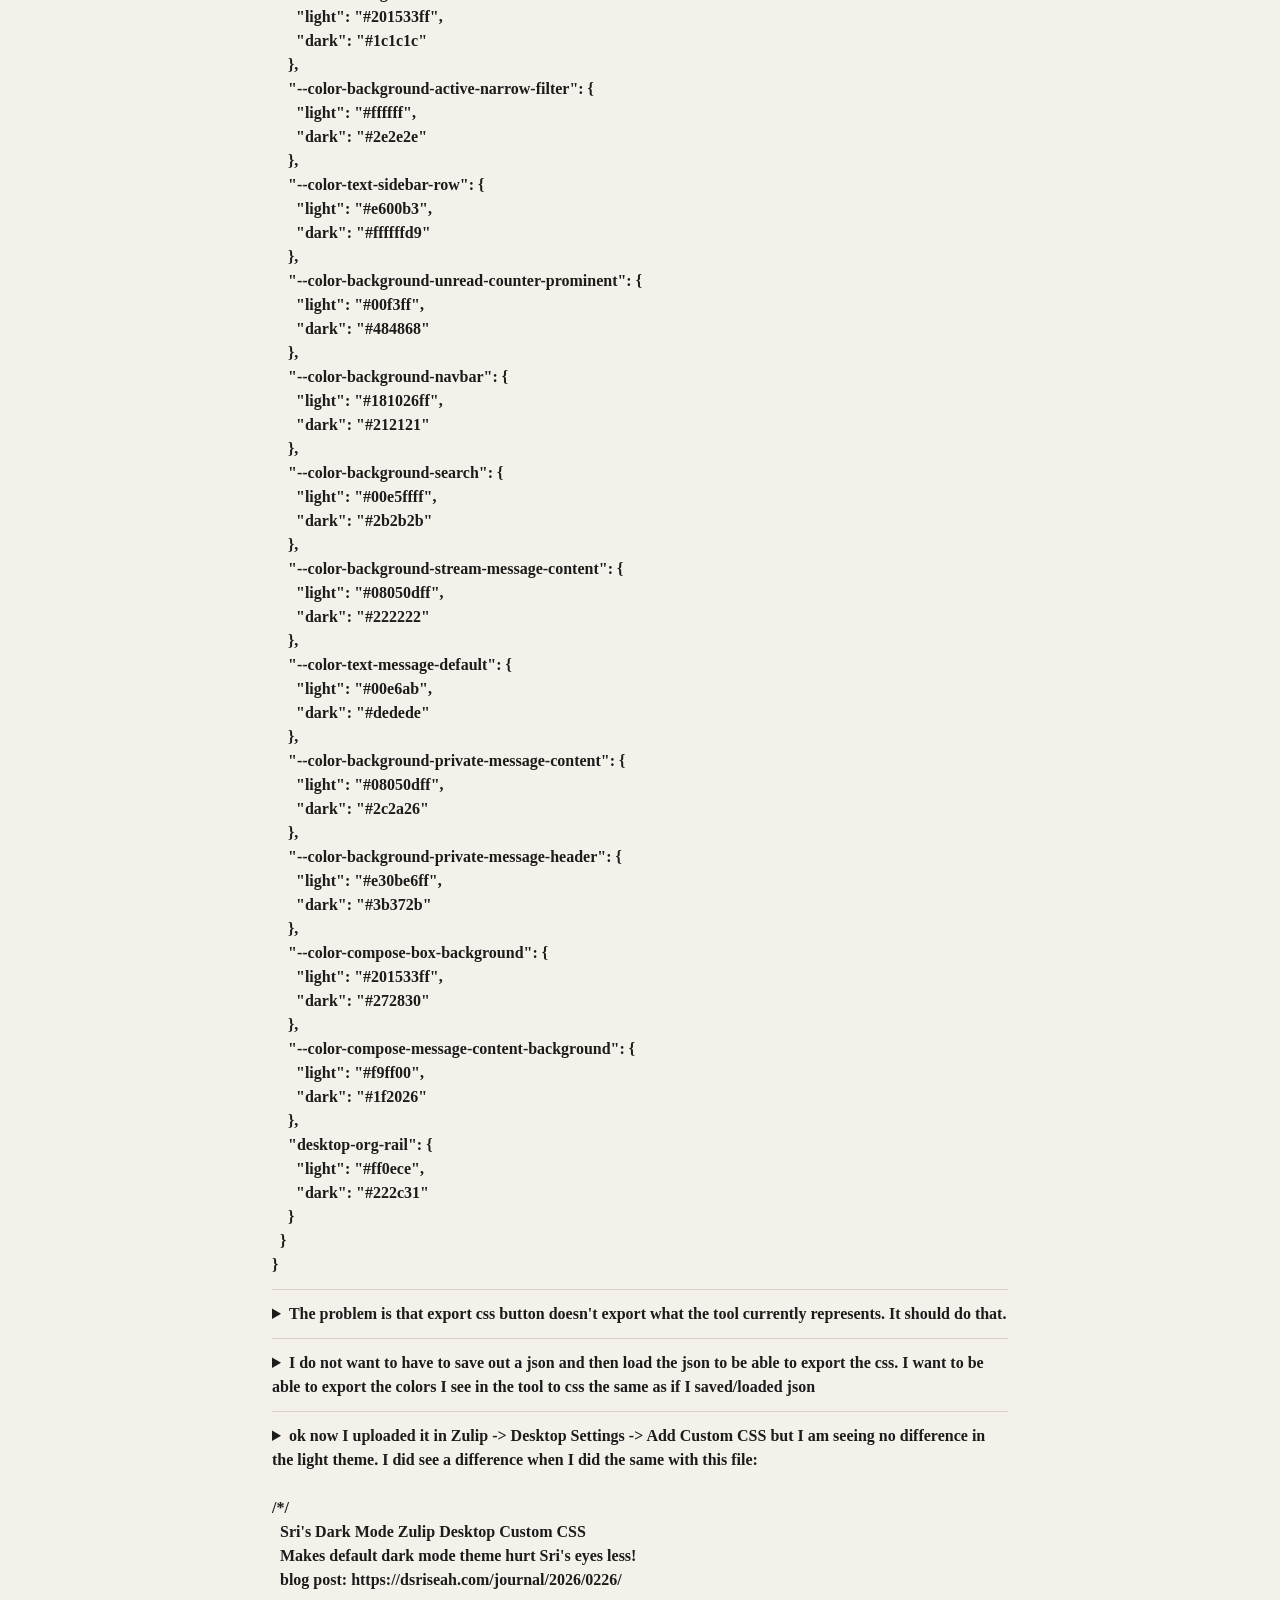
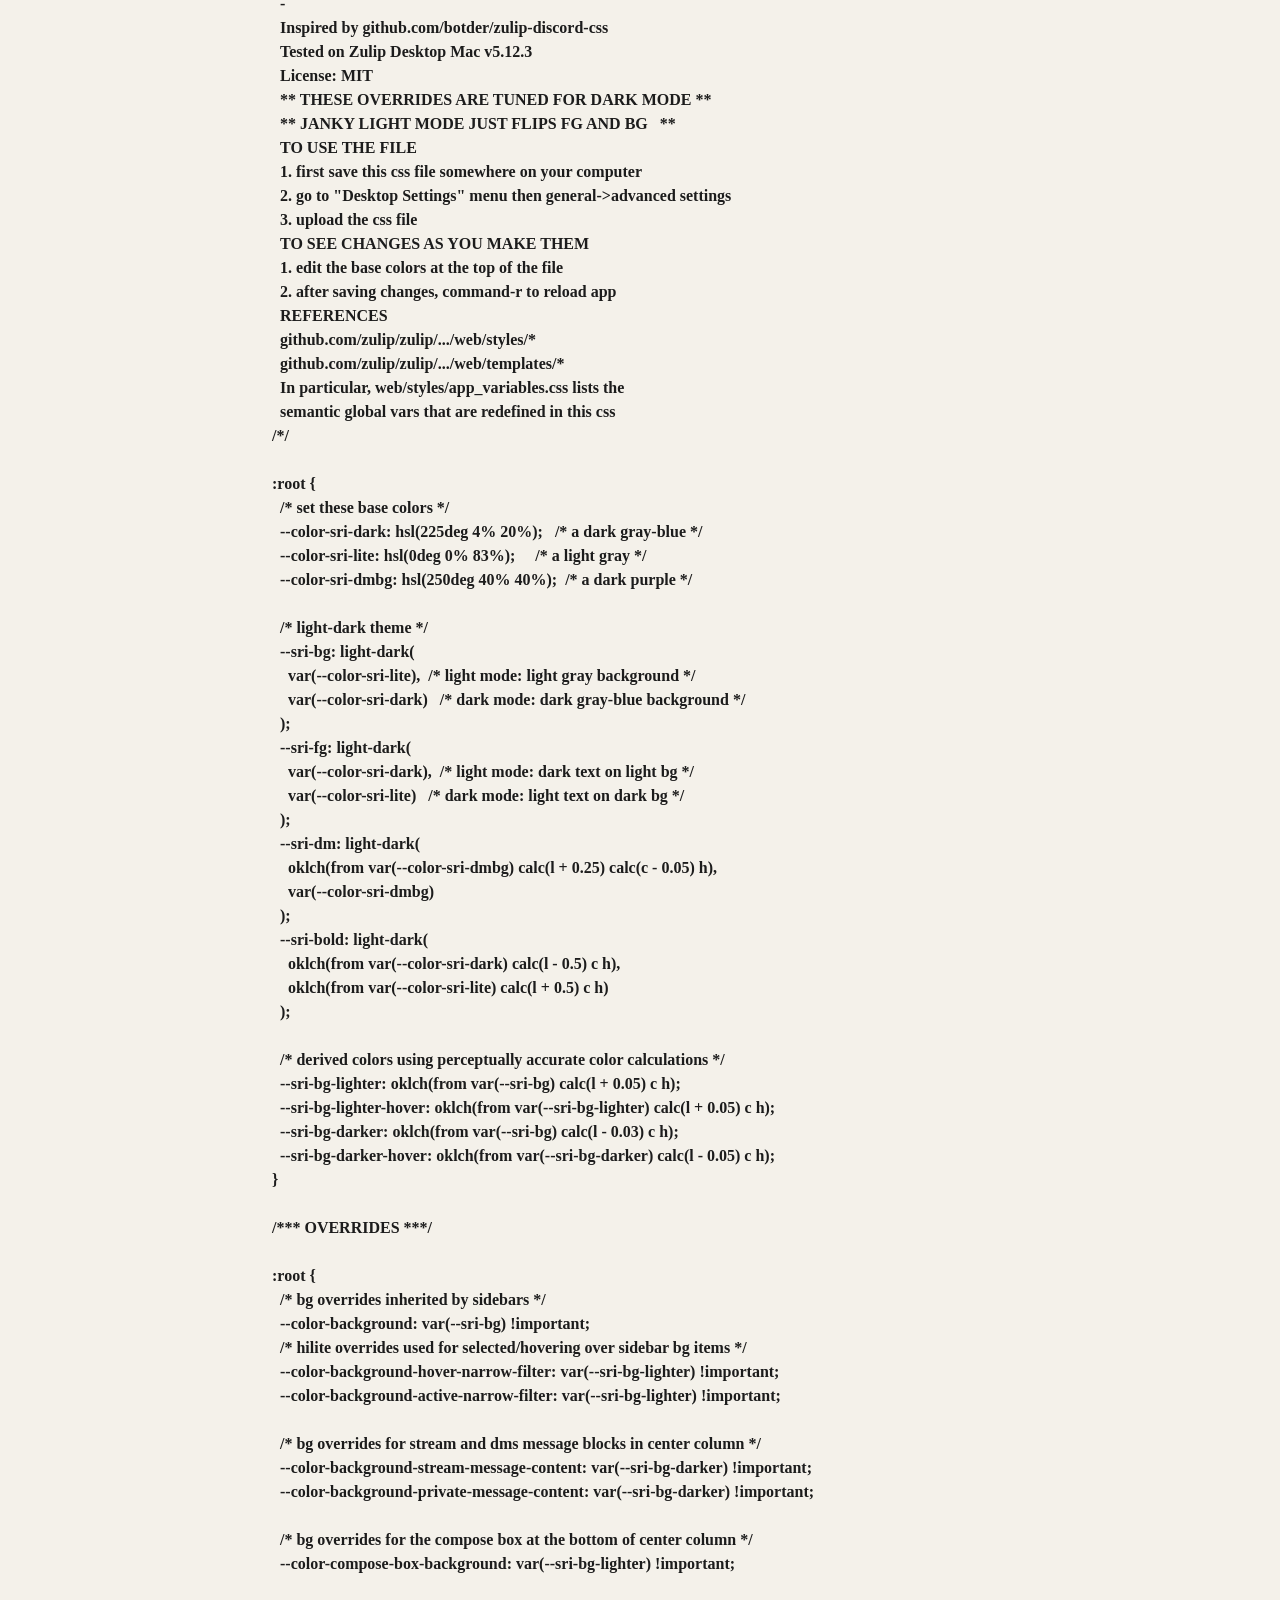
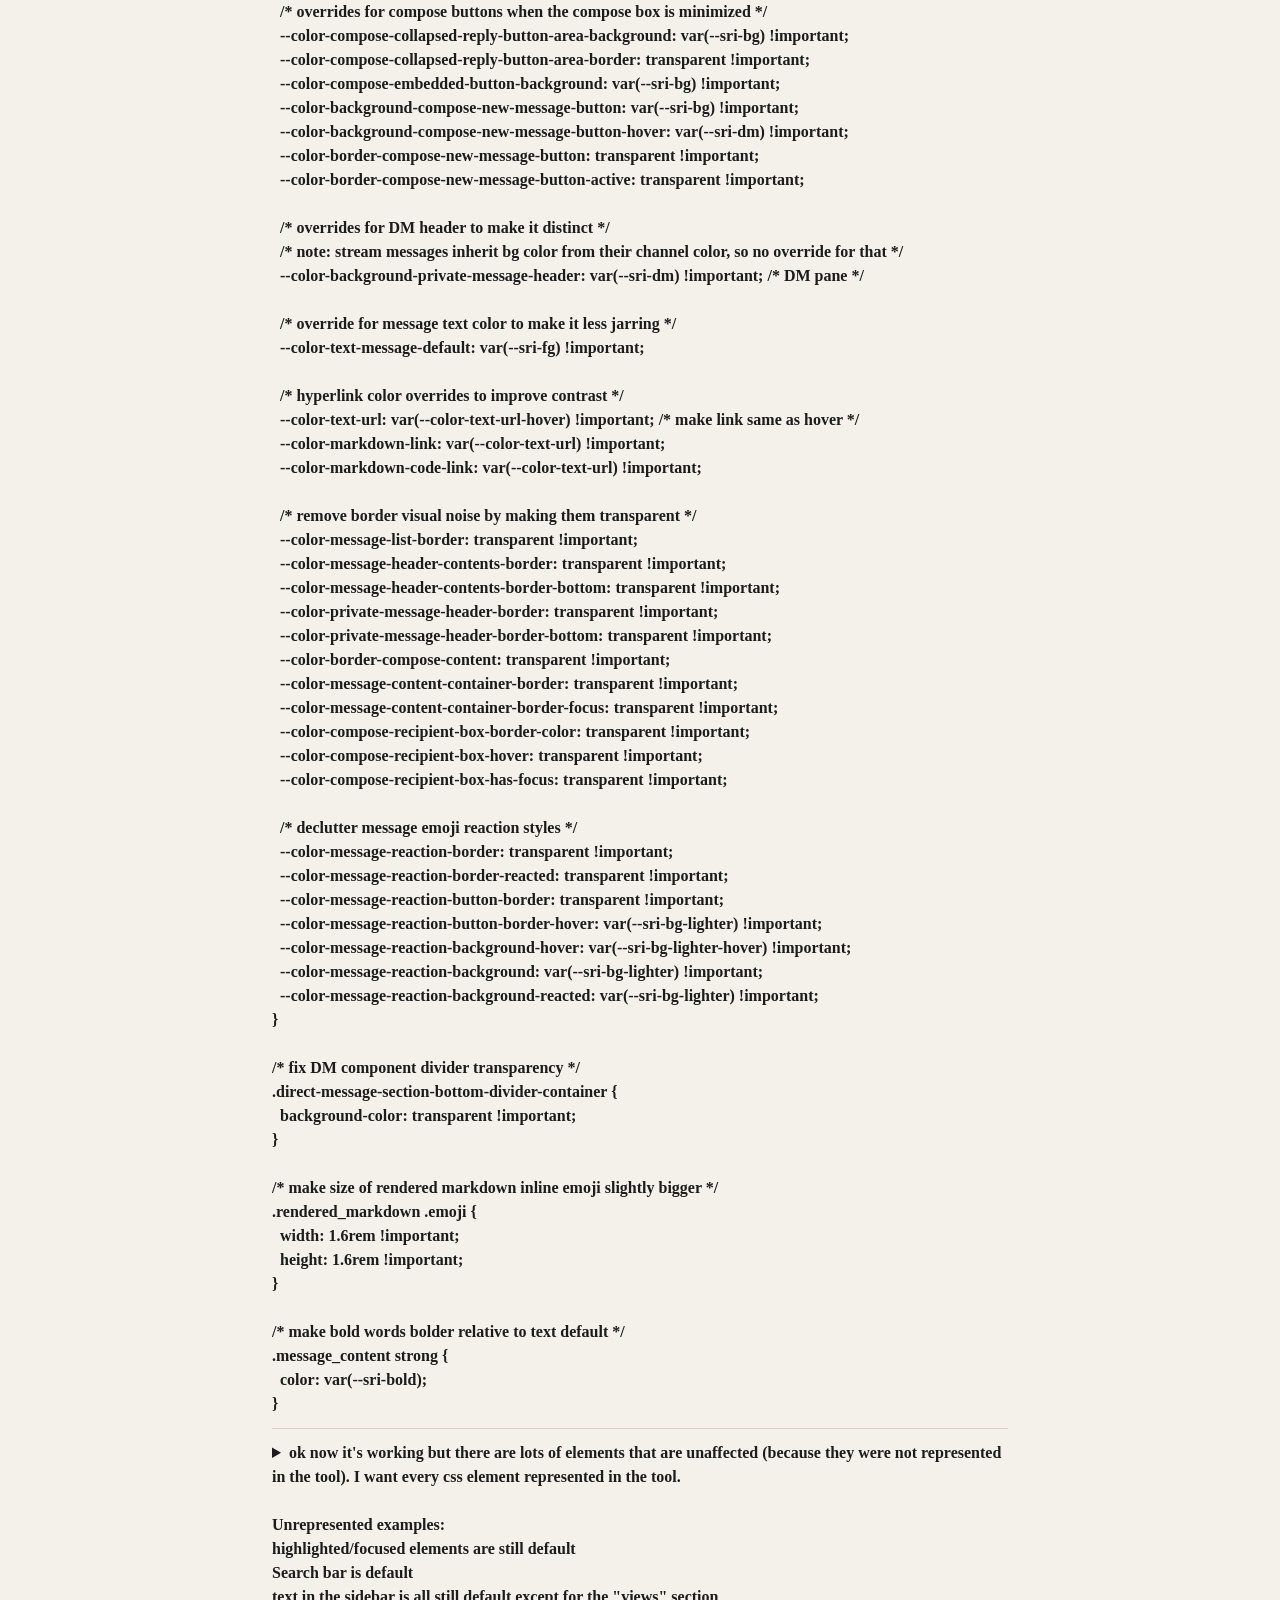
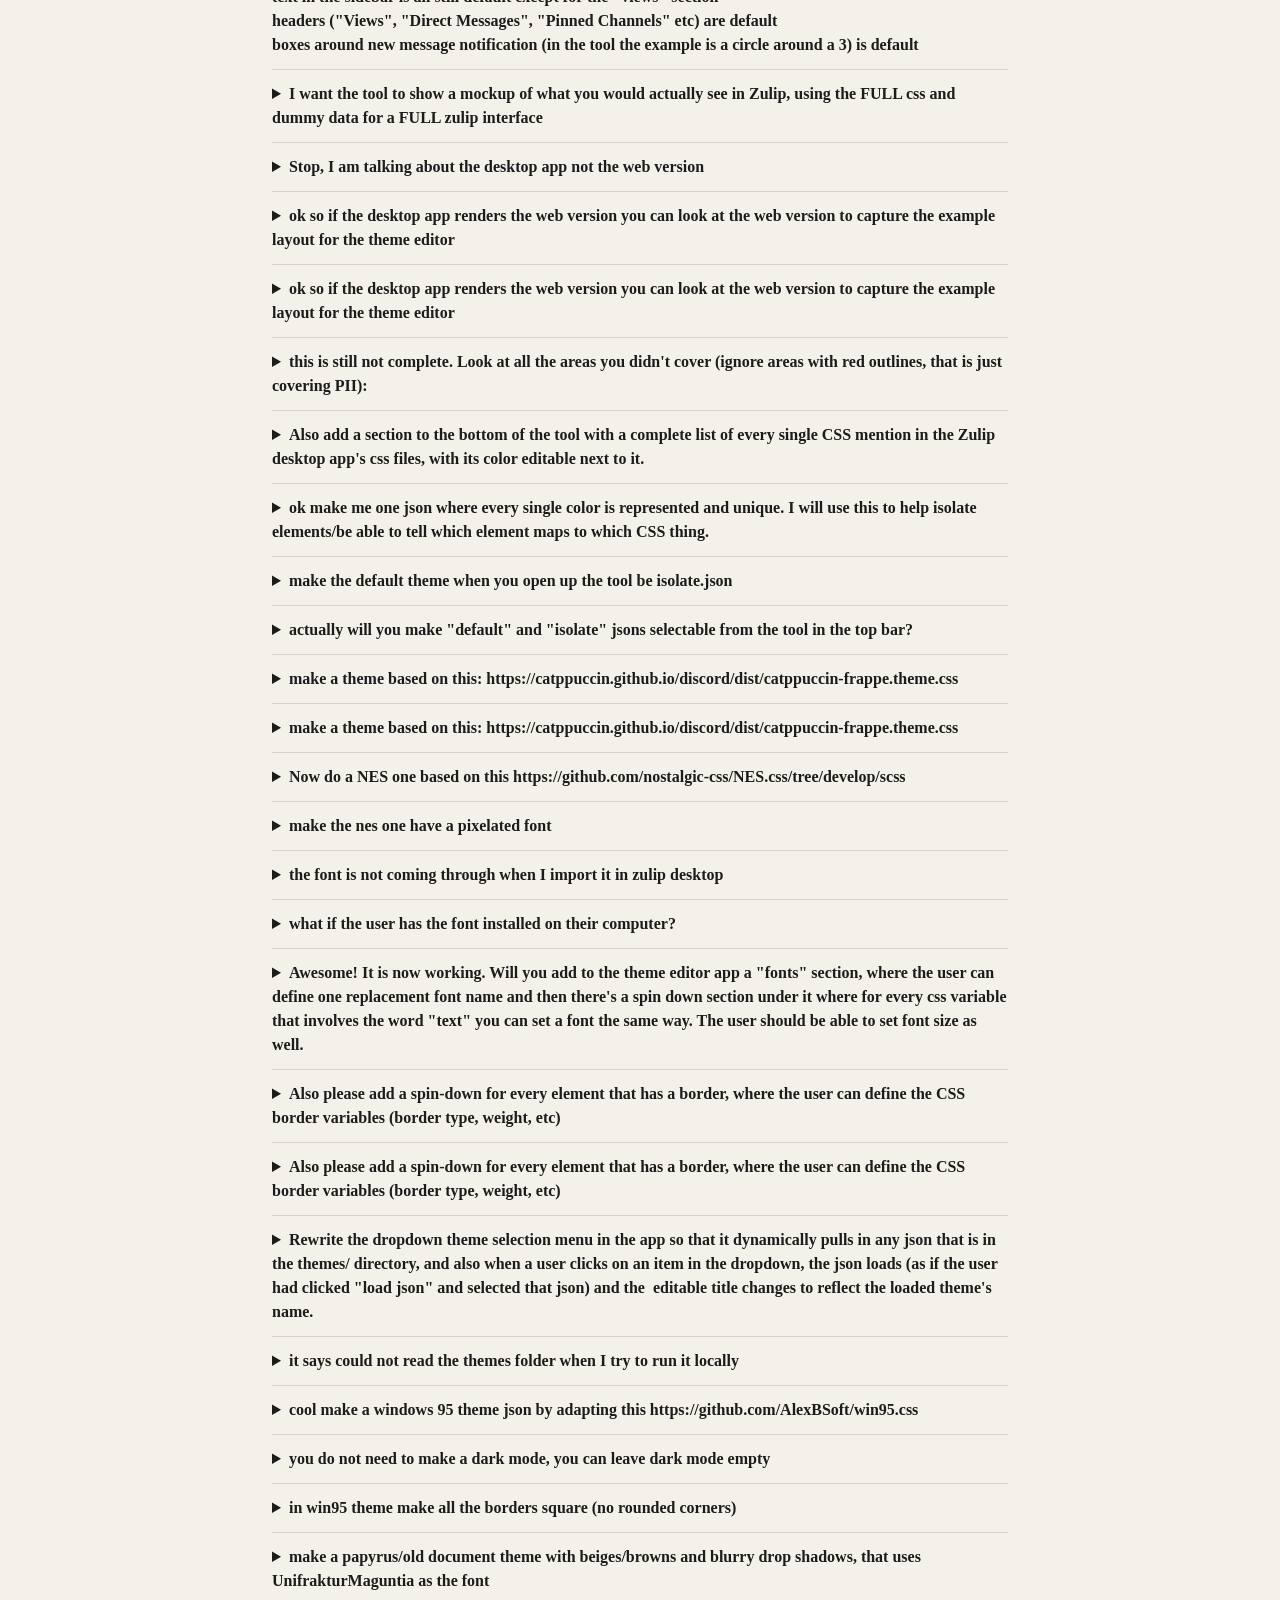
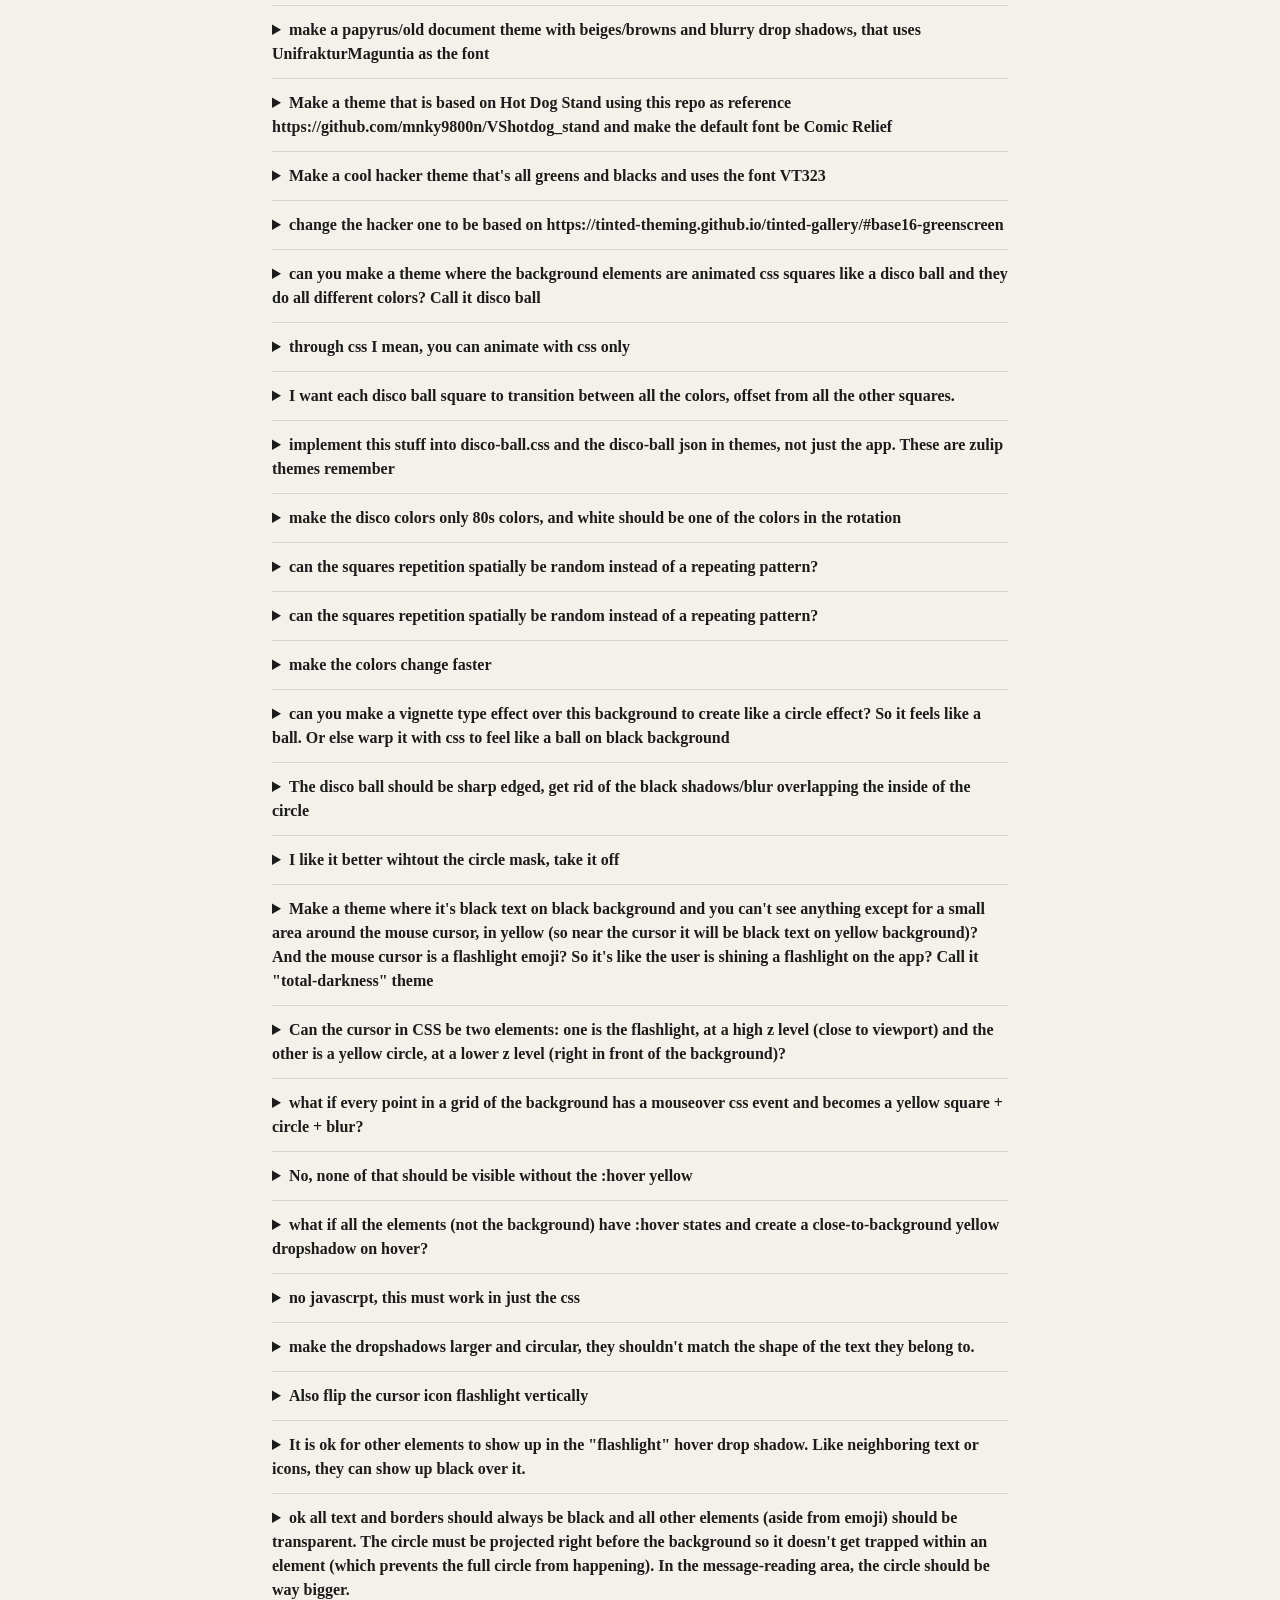
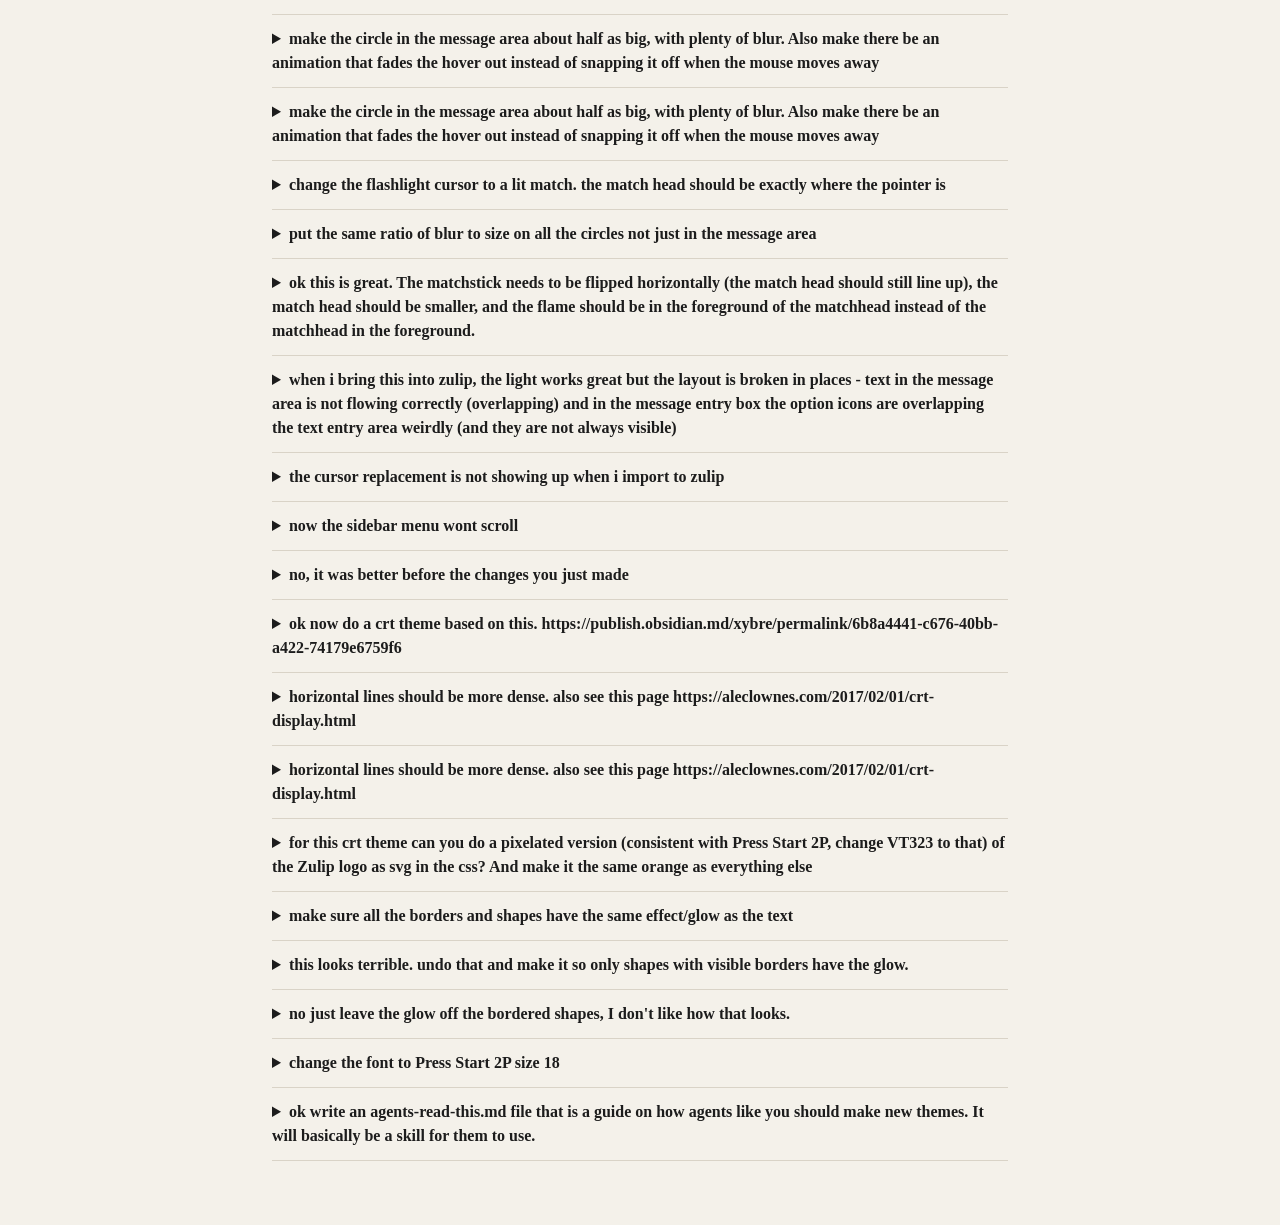
<file: chat.html>
<!DOCTYPE html>
<html lang="en">
<head>
<meta charset="utf-8">
<meta name="viewport" content="width=device-width, initial-scale=1">
<title>Zulip themer chat</title>
<style>
  body {
    margin: 0 auto;
    max-width: 46rem;
    padding: 2rem 1.25rem 4rem;
    background: #f4f1ea;
    color: #1c1c1c;
    font: 16px/1.5 "Iowan Old Style", Palatino, Georgia, serif;
  }
  h1 {
    margin: 0 0 0.25rem;
    font-size: 1.5rem;
  }
  p.note {
    margin: 0 0 1.5rem;
    color: #5c564c;
  }
  details {
    border-top: 1px solid #d9d3c7;
    padding: 0.75rem 0;
  }
  details:last-of-type {
    border-bottom: 1px solid #d9d3c7;
  }
  summary {
    cursor: pointer;
    font-weight: 700;
    white-space: pre-wrap;
  }
  summary:hover {
    color: #6b3f12;
  }
  .response {
    margin: 0.75rem 0 0.25rem 1rem;
    white-space: pre-wrap;
    color: #2a2a2a;
  }
</style>
</head>
<body>
<h1>Zulip themer</h1>
<p class="note">80 messages. Open a line to read the reply.</p>
<details>
<summary>/ask can you find Zulip and where the desktop client&#x27;s css is stored?</summary>
<div class="response">I&#x27;ll look for a Zulip checkout on this machine and then locate where the desktop client&#x27;s CSS lives.

Zulip is installed as the desktop app at `/Applications/Zulip.app` (version 5.12.4, bundle id `org.zulip.zulip-electron`). There is no source checkout on this machine. User data is under `~/Library/Application Support/Zulip`, and that folder has no CSS.

The desktop client&#x27;s own styles are packed inside the app archive:

`/Applications/Zulip.app/Contents/Resources/app.asar`

Built files in that archive:

| Built file | Page |
|---|---|
| `out/renderer/assets/renderer-DRmfIwmI.css` | Main window (`main.html`) |
| `out/renderer/assets/fonts-CCj8iOne.css` | Icon and UI fonts |
| `out/renderer/assets/preference-DbiOF8pB.css` | Settings (`preference.html`) |
| `out/renderer/assets/about-nl0IKm1o.css` | About dialog |
| inline stylesheet in `out/renderer/app/renderer/network.html` | Network error page |

In the source repo ([zulip/zulip-desktop](https://github.com/zulip/zulip-desktop) tag `v5.12.4`) those come from `app/renderer/css/`:

- `main.css`
- `fonts.css`
- `preference.css`
- `about.css`
- `network.css`
- `feedback.css`
- `preload.css`

That CSS is only the desktop shell (sidebar, settings, about, network). The chat UI itself is loaded from the Zulip server, so message and compose styles are not in this app.</div>
</details>
<details>
<summary>write me a plan for how you will make a lightweight tool in ~/04_CODE/02_tools/zulip_themer (you will need to create the directory) so that I can make zulip themes that can replace the existing ones? The tool should be a frontend UI where a dummy version of Zulip desktop is displayed, with the ability to pick elements and then set the colors on those elements. Do a example UI layout image as part of this plan.</summary>
<div class="response">I’ll look at how your tools are set up and how Zulip’s theme CSS is structured, then draft a plan that includes a layout mockup of the editor.</div>
</details>
<details>
<summary>Zulip theme editor

Implement the plan as specified, it is attached for your reference. Do NOT edit the plan file itself.

To-do&#x27;s from the plan have already been created. Do not create them again. Mark them as in_progress as you work, starting with the first one. Don&#x27;t stop until you have completed all the to-dos.</summary>
<div class="response">I&#x27;ll create the project directory first, then move into it before writing any of the theme editor files.</div>
</details>
<details>
<summary>Implement the plan as specified, it is attached for your reference. Do NOT edit the plan file itself.

To-do&#x27;s from the plan have already been created. Do not create them again. Mark them as in_progress as you work, starting with the first one. Don&#x27;t stop until you have completed all the to-dos.</summary>
<div class="response">The project folder exists, but git setup was blocked by the sandbox. I’ll finish the repo, move into it, and then build the editor.</div>
</details>
<details>
<summary>no git for this project</summary>
<div class="response">The theme editor is in `~/04_CODE/02_tools/zulip_themer`. Open `index.html` in a browser. There is no build step and no git repo.

The page shows a dummy Zulip desktop. Click a surface, then set its light and dark colors. The Light/Dark control switches which pair the preview uses. The theme autosaves in the browser. **Save JSON** and **Load JSON** round-trip the theme. **Reset** puts the selected surface back to the seeded Zulip color.

**Export CSS** writes Zulip’s real theme variables as `light-dark()` values, plus a `.toggle-sidebar` rule for the desktop org rail. Paste the `:root` properties over the matching ones in Zulip’s `web/styles/app_variables.css`, or load the file as a userstyle on your Zulip origin. The org-rail rule replaces the `.toggle-sidebar` background in the desktop app’s `app/renderer/css/main.css`.

I checked this in the browser: selecting each surface, editing both color slots, switching Light/Dark, exporting CSS, loading a JSON theme, resetting one surface to the seed, and reloading the page so the autosave comes back.</div>
</details>
<details>
<summary>ask/ ok now how would I use zulip_crazy.css to change the css in my desktop app?</summary>
<div class="response">I’ll look up `zulip_crazy.css` and how the desktop app loads its styles, so the steps match the file you actually have.

That file isn’t in the theme editor folder. I’ll check how the installed desktop app loads styles so the steps match what it can actually apply.</div>
</details>
<details>
<summary>it&#x27;s in downloads it&#x27;s called zulip-crazy.css</summary>
<div class="response">I’ll open `~/Downloads/zulip-crazy.css` and match the steps to what that file actually contains.

Use `~/Downloads/zulip-crazy.css` through Zulip Desktop’s own custom CSS setting. Leave the file in Downloads. The app remembers that path and reads it from there; it does not copy the file into the app.

1. Open Zulip Desktop and go to **Settings**.
2. Next to **Add custom CSS**, click **Upload**.
3. Choose `zulip-crazy.css`.

Zulip saves that path and reloads. The `:root` colors in the file are applied to the chat page. If you edit the file later, switch organizations or restart Zulip so it reads the file again. The **Delete** control under the path turns the custom CSS off. It does not delete the file in Downloads.</div>
</details>
<details>
<summary>I did the add custom css thing, added zulip-crazy.css (here is the contents of it):

/* zulip theme: zulip-default
   Overrides semantic colors from web/styles/app_variables.css.
   Paste these custom properties over the matching ones, or load this
   file as a userstyle on your Zulip origin.
*/
:root {
  --color-background: light-dark(#f0f0f0, #1c1c1c);
  --color-background-active-narrow-filter: light-dark(#ffffff, #2e2e2e);
  --color-text-sidebar-row: light-dark(#333333, #ffffffd9);
  --color-background-unread-counter-prominent: light-dark(#73738cb2, #484868);
  --color-background-navbar: light-dark(#f7f7f7, #212121);
  --color-background-search: light-dark(#ffffff, #2b2b2b);
  --color-background-stream-message-content: light-dark(#ffffff, #222222);
  --color-text-message-default: light-dark(#cc3333, #112233);
  --color-background-private-message-content: light-dark(#f7f6f3, #2c2a26);
  --color-background-private-message-header: light-dark(#f3f0e7, #3b372b);
  --color-compose-box-background: light-dark(#e4e6f1, #272830);
  --color-compose-message-content-background: light-dark(#ffffff, #1f2026);
}

/* Desktop shell. Replace the background of .toggle-sidebar in
   zulip-desktop app/renderer/css/main.css.
*/
.toggle-sidebar {
  background: light-dark(#222c31, #222c31);
}</summary>
<div class="response">That file is loaded, and it only changes one thing. Message text is red in light mode (`#cc3333`) and dark navy in dark mode (`#112233`). Every other color in the file is the stock Zulip color, so the rest of the app stays the same.

The `.toggle-sidebar` block does not apply through **Add custom CSS**. That upload styles the chat page, and the organization rail is part of the desktop shell.

If you are in dark mode, the navy text sits on a dark background, so it can look like nothing changed. Switch Zulip to light mode and the message text should be red. To see a broader change, edit those other `light-dark()` values in `~/Downloads/zulip-crazy.css` and reload the organization tab.</div>
</details>
<details>
<summary>ok so then the export css button in the tool you built is not working. This is the json when I try to export it (it corresponds to the output from the tool): 

{
  &quot;name&quot;: &quot;crazy_zulip&quot;,
  &quot;tokens&quot;: {
    &quot;--color-background&quot;: {
      &quot;light&quot;: &quot;#201533ff&quot;,
      &quot;dark&quot;: &quot;#1c1c1c&quot;
    },
    &quot;--color-background-active-narrow-filter&quot;: {
      &quot;light&quot;: &quot;#ffffff&quot;,
      &quot;dark&quot;: &quot;#2e2e2e&quot;
    },
    &quot;--color-text-sidebar-row&quot;: {
      &quot;light&quot;: &quot;#e600b3&quot;,
      &quot;dark&quot;: &quot;#ffffffd9&quot;
    },
    &quot;--color-background-unread-counter-prominent&quot;: {
      &quot;light&quot;: &quot;#00f3ff&quot;,
      &quot;dark&quot;: &quot;#484868&quot;
    },
    &quot;--color-background-navbar&quot;: {
      &quot;light&quot;: &quot;#181026ff&quot;,
      &quot;dark&quot;: &quot;#212121&quot;
    },
    &quot;--color-background-search&quot;: {
      &quot;light&quot;: &quot;#00e5ffff&quot;,
      &quot;dark&quot;: &quot;#2b2b2b&quot;
    },
    &quot;--color-background-stream-message-content&quot;: {
      &quot;light&quot;: &quot;#08050dff&quot;,
      &quot;dark&quot;: &quot;#222222&quot;
    },
    &quot;--color-text-message-default&quot;: {
      &quot;light&quot;: &quot;#00e6ab&quot;,
      &quot;dark&quot;: &quot;#dedede&quot;
    },
    &quot;--color-background-private-message-content&quot;: {
      &quot;light&quot;: &quot;#08050dff&quot;,
      &quot;dark&quot;: &quot;#2c2a26&quot;
    },
    &quot;--color-background-private-message-header&quot;: {
      &quot;light&quot;: &quot;#e30be6ff&quot;,
      &quot;dark&quot;: &quot;#3b372b&quot;
    },
    &quot;--color-compose-box-background&quot;: {
      &quot;light&quot;: &quot;#201533ff&quot;,
      &quot;dark&quot;: &quot;#272830&quot;
    },
    &quot;--color-compose-message-content-background&quot;: {
      &quot;light&quot;: &quot;#f9ff00&quot;,
      &quot;dark&quot;: &quot;#1f2026&quot;
    },
    &quot;desktop-org-rail&quot;: {
      &quot;light&quot;: &quot;#ff0ece&quot;,
      &quot;dark&quot;: &quot;#222c31&quot;
    }
  }
}</summary>
<div class="response">The CSS you uploaded does not match that JSON. I’ll check the export code against these colors and see which file it would actually write.

The Export CSS button writes whatever theme is currently loaded. The file you uploaded is a different, older export.

`zulip-crazy.css` starts with `zulip theme: zulip-default`, and its message text is `#cc3333`. The JSON you pasted is named `crazy_zulip`, and its message text is `#00e6ab`. Those cannot come from the same click.

With the theme name set to `crazy_zulip`, Export CSS downloads `crazy-zulip.css`, not `zulip-crazy.css`. The status line should say `Exported crazy-zulip.css`, and the first line of that file should be `zulip theme: crazy_zulip`. Upload that file in Settings, replacing the one already selected.

Your bright colors are all in the light column. The dark column is still the stock Zulip palette, so a dark-mode Zulip will barely change. Switch the organization to light mode to see this theme. The `.toggle-sidebar` rule still does not affect the organization rail.</div>
</details>
<details>
<summary>The problem is that export css button doesn&#x27;t export what the tool currently represents. It should do that.</summary>
<div class="response">The CSS you uploaded is the stock theme, while the JSON has your colors. I’ll trace the export path and fix it so the file matches what’s on screen.

Export writes both light and dark as `light-dark()`, while the preview is painted with only the scheme on screen. I’ll change it so the file uses the colors currently shown.</div>
</details>
<details>
<summary>I do not want to have to save out a json and then load the json to be able to export the css. I want to be able to export the colors I see in the tool to css the same as if I saved/loaded json</summary>
<div class="response">Export should use the colors on screen directly. I’ll check the button and make it write that same theme, without a JSON save and reload.

Export CSS was not using the same live theme as Save JSON. Both actions will now take the colors in the editor at the moment you click.

Export CSS now writes the colors currently in the editor, the same light and dark values Save JSON would save. You do not need to save or load a JSON file first.

Reload the tool page so this version is running, then click **Export CSS**. The download is named from the theme name, so `crazy_zulip` becomes `crazy-zulip.css`. The first line should read `zulip theme: crazy_zulip`, and each color should match the editor, for example:

```css
--color-text-message-default: light-dark(#00e6ab, #dedede);
--color-text-sidebar-row: light-dark(#e600b3, #ffffffd9);
```

Upload that new file in Zulip Settings. The bright colors are the light values, so the organization has to be in light mode for them to show.</div>
</details>
<details>
<summary>ok now I uploaded it in Zulip -&gt; Desktop Settings -&gt; Add Custom CSS but I am seeing no difference in the light theme. I did see a difference when I did the same with this file: 

/*/
  Sri&#x27;s Dark Mode Zulip Desktop Custom CSS
  Makes default dark mode theme hurt Sri&#x27;s eyes less!
  blog post: https://dsriseah.com/journal/2026/0226/
  -
  Inspired by github.com/botder/zulip-discord-css
  Tested on Zulip Desktop Mac v5.12.3
  License: MIT
  ** THESE OVERRIDES ARE TUNED FOR DARK MODE **
  ** JANKY LIGHT MODE JUST FLIPS FG AND BG   **
  TO USE THE FILE
  1. first save this css file somewhere on your computer
  2. go to &quot;Desktop Settings&quot; menu then general-&gt;advanced settings
  3. upload the css file
  TO SEE CHANGES AS YOU MAKE THEM
  1. edit the base colors at the top of the file
  2. after saving changes, command-r to reload app
  REFERENCES
  github.com/zulip/zulip/.../web/styles/*
  github.com/zulip/zulip/.../web/templates/*
  In particular, web/styles/app_variables.css lists the
  semantic global vars that are redefined in this css
/*/

:root {
  /* set these base colors */
  --color-sri-dark: hsl(225deg 4% 20%);   /* a dark gray-blue */
  --color-sri-lite: hsl(0deg 0% 83%);     /* a light gray */
  --color-sri-dmbg: hsl(250deg 40% 40%);  /* a dark purple */

  /* light-dark theme */
  --sri-bg: light-dark(
    var(--color-sri-lite),  /* light mode: light gray background */
    var(--color-sri-dark)   /* dark mode: dark gray-blue background */
  );
  --sri-fg: light-dark(
    var(--color-sri-dark),  /* light mode: dark text on light bg */
    var(--color-sri-lite)   /* dark mode: light text on dark bg */
  );
  --sri-dm: light-dark(
    oklch(from var(--color-sri-dmbg) calc(l + 0.25) calc(c - 0.05) h),
    var(--color-sri-dmbg)
  );
  --sri-bold: light-dark(
    oklch(from var(--color-sri-dark) calc(l - 0.5) c h),
    oklch(from var(--color-sri-lite) calc(l + 0.5) c h)
  );

  /* derived colors using perceptually accurate color calculations */
  --sri-bg-lighter: oklch(from var(--sri-bg) calc(l + 0.05) c h);
  --sri-bg-lighter-hover: oklch(from var(--sri-bg-lighter) calc(l + 0.05) c h);
  --sri-bg-darker: oklch(from var(--sri-bg) calc(l - 0.03) c h);
  --sri-bg-darker-hover: oklch(from var(--sri-bg-darker) calc(l - 0.05) c h);
}

/*** OVERRIDES ***/

:root {
  /* bg overrides inherited by sidebars */
  --color-background: var(--sri-bg) !important;
  /* hilite overrides used for selected/hovering over sidebar bg items */
  --color-background-hover-narrow-filter: var(--sri-bg-lighter) !important;
  --color-background-active-narrow-filter: var(--sri-bg-lighter) !important;

  /* bg overrides for stream and dms message blocks in center column */
  --color-background-stream-message-content: var(--sri-bg-darker) !important;
  --color-background-private-message-content: var(--sri-bg-darker) !important;

  /* bg overrides for the compose box at the bottom of center column */
  --color-compose-box-background: var(--sri-bg-lighter) !important;

  /* overrides for compose buttons when the compose box is minimized */
  --color-compose-collapsed-reply-button-area-background: var(--sri-bg) !important;
  --color-compose-collapsed-reply-button-area-border: transparent !important;
  --color-compose-embedded-button-background: var(--sri-bg) !important;
  --color-background-compose-new-message-button: var(--sri-bg) !important;
  --color-background-compose-new-message-button-hover: var(--sri-dm) !important;
  --color-border-compose-new-message-button: transparent !important;
  --color-border-compose-new-message-button-active: transparent !important;

  /* overrides for DM header to make it distinct */
  /* note: stream messages inherit bg color from their channel color, so no override for that */
  --color-background-private-message-header: var(--sri-dm) !important; /* DM pane */

  /* override for message text color to make it less jarring */
  --color-text-message-default: var(--sri-fg) !important;

  /* hyperlink color overrides to improve contrast */
  --color-text-url: var(--color-text-url-hover) !important; /* make link same as hover */
  --color-markdown-link: var(--color-text-url) !important;
  --color-markdown-code-link: var(--color-text-url) !important;

  /* remove border visual noise by making them transparent */
  --color-message-list-border: transparent !important;
  --color-message-header-contents-border: transparent !important;
  --color-message-header-contents-border-bottom: transparent !important;
  --color-private-message-header-border: transparent !important;
  --color-private-message-header-border-bottom: transparent !important;
  --color-border-compose-content: transparent !important;
  --color-message-content-container-border: transparent !important;
  --color-message-content-container-border-focus: transparent !important;
  --color-compose-recipient-box-border-color: transparent !important;
  --color-compose-recipient-box-hover: transparent !important;
  --color-compose-recipient-box-has-focus: transparent !important;

  /* declutter message emoji reaction styles */
  --color-message-reaction-border: transparent !important;
  --color-message-reaction-border-reacted: transparent !important;
  --color-message-reaction-button-border: transparent !important;
  --color-message-reaction-button-border-hover: var(--sri-bg-lighter) !important;
  --color-message-reaction-background-hover: var(--sri-bg-lighter-hover) !important;
  --color-message-reaction-background: var(--sri-bg-lighter) !important;
  --color-message-reaction-background-reacted: var(--sri-bg-lighter) !important;
}

/* fix DM component divider transparency */
.direct-message-section-bottom-divider-container {
  background-color: transparent !important;
}

/* make size of rendered markdown inline emoji slightly bigger */
.rendered_markdown .emoji {
  width: 1.6rem !important;
  height: 1.6rem !important;
}

/* make bold words bolder relative to text default */
.message_content strong {
  color: var(--sri-bold);
}</summary>
<div class="response">Sri’s file changes the app because those variable overrides use `!important`. The tool’s export does not, so Zulip’s own stylesheet wins. I’ll add `!important` to the exported colors.

Zulip’s own stylesheet defines those same variables on `:root`, and it wins when the two rules are equal. Sri’s file works because every override is marked `!important`. The tool’s export was not.

Reload the theme tool and click **Export CSS** again. Each line should now look like this:

```css
--color-background: light-dark(#201533ff, #1c1c1c) !important;
```

Upload that new file in Desktop Settings, then press **Command-R** to reload Zulip. In light mode you should see the light colors from the editor, such as the pink channel text and the green message text.</div>
</details>
<details>
<summary>ok now it&#x27;s working but there are lots of elements that are unaffected (because they were not represented in the tool). I want every css element represented in the tool. 

Unrepresented examples: 
highlighted/focused elements are still default
Search bar is default
text in the sidebar is all still default except for the &quot;views&quot; section
headers (&quot;Views&quot;, &quot;Direct Messages&quot;, &quot;Pinned Channels&quot; etc) are default
boxes around new message notification (in the tool the example is a circle around a 3) is default</summary>
<div class="response">The export only covers a few variables, so a lot of the real Zulip UI never changes. I’ll look up the variables that paint the missing pieces and add those surfaces to the tool.</div>
</details>
<details>
<summary>I want the tool to show a mockup of what you would actually see in Zulip, using the FULL css and dummy data for a FULL zulip interface</summary>
<div class="response">The mock is only a sketch, so a lot of Zulip never changes. I’ll switch it to Zulip’s real stylesheet and a full dummy interface so the colors you set are the ones you see.</div>
</details>
<details>
<summary>Stop, I am talking about the desktop app not the web version</summary>
<div class="response">Stopped. I won&#x27;t pull the website&#x27;s CSS.

The desktop app&#x27;s own stylesheet only covers the outer shell: the organization rail, settings, and about page. The channels, search, messages, headers, and unread counts you see in that window are the chat page loaded inside it. Desktop Settings → Add custom CSS styles that chat page, which is why Sri&#x27;s file changes those parts.</div>
</details>
<details>
<summary>ok so if the desktop app renders the web version you can look at the web version to capture the example layout for the theme editor</summary>
<div class="response">The desktop window is that web interface, so I’ll use the real Zulip layout and styles for the theme preview.</div>
</details>
<details>
<summary>ok so if the desktop app renders the web version you can look at the web version to capture the example layout for the theme editor</summary>
<div class="response">The desktop app shows Zulip’s web layout, so I’m rebuilding the preview to match that interface and wiring the surfaces that were still using default colors.

The preview is now the chat layout the desktop app renders: org rail, left sidebar, message list, compose box, and user list.

Reload the theme editor to pick it up. The surfaces that were still using Zulip’s defaults are separate click targets:

- **Section headers** (Views, Direct messages, Pinned channels) use `--color-text-sidebar-heading`.
- **Channel and DM names** use `--color-text-sidebar-base`. Views rows and topic names stay on `--color-text-sidebar-row`.
- **Hovered row** uses `--color-background-hover-narrow-filter`. The selected row uses its own background and text color.
- **Focus rings** on the filter box and the `random` row use `--color-outline-focus`.
- **Search** splits into field, typed text (`design`), placeholder (`Filter left sidebar`), and the magnifying-glass icon.
- **Unread badges** split into border, fill, and number. The `3` is a normal badge; the `2` on `random` is a mention badge.

Export CSS still writes the colors currently in the editor, with `light-dark(...) !important` on every web variable, including these new ones. The org rail stays a separate `.toggle-sidebar` rule, which Add custom CSS does not apply.</div>
</details>
<details>
<summary>this is still not complete. Look at all the areas you didn&#x27;t cover (ignore areas with red outlines, that is just covering PII):</summary>
<div class="response">The screenshot shows several real Zulip surfaces the preview still skips. I’ll match those regions to the variables that paint them and add them to the mock.

The screenshot’s message column, compose toolbar, and sidebar rows are still missing from the preview. I’m adding those surfaces and the Zulip variables that paint them.</div>
</details>
<details>
<summary>Also add a section to the bottom of the tool with a complete list of every single CSS mention in the Zulip desktop app&#x27;s css files, with its color editable next to it.</summary>
<div class="response">The preview still only covers the surfaces in the mock. I’ll pull every color from the desktop app’s CSS and add an editable list for each one at the bottom of the tool.

The desktop app’s own styles only cover the shell. The chat colors live in the web theme it renders, so the list will include both: every shell color, and every theme variable.

The color list is at the bottom of the theme editor. Reload the page to see it.

It has **760** rows:

- **616 chat theme variables**, every `--color-*` from the web styles the desktop app renders. Each has a light color and a dark color.
- **144 desktop shell colors**, every color declaration in Zulip.app’s own stylesheets (`renderer.css`, `preference.css`, `about.css`, and `network.css`), including `.toggle-sidebar { background }`.

The filter box searches that list. Editing a row updates the preview when that color is on screen, and Export CSS writes the whole list. The chat variables are the ones Zulip’s Add custom CSS upload applies. The shell rules are in the file as well; that upload only injects CSS into the chat view.</div>
</details>
<details>
<summary>ok make me one json where every single color is represented and unique. I will use this to help isolate elements/be able to tell which element maps to which CSS thing.</summary>
<div class="response">I’ll build one theme file where each CSS color gets its own hex, so you can match a color on screen back to the variable that paints it.

Each CSS entry will get one hex that nothing else uses, in both light and dark, plus a reverse lookup from that hex back to the CSS name.

`themes/isolate.json` has all 760 CSS entries, and each one has its own color. Light and dark are the same hex, so the color you see does not depend on the theme mode.

Load that file in the theme editor, export the CSS, and upload it to Zulip. Then eyedrop a surface and search the file for that hex. The `lookup` section maps it back to the CSS variable or shell rule. For example, `--color-background` is `#39d9f9`.

The chat theme variables are the ones that show up in the desktop chat view. The shell entries, such as `.toggle-sidebar { background }`, are in the file too. Add custom CSS only applies the chat variables.</div>
</details>
<details>
<summary>make the default theme when you open up the tool be isolate.json</summary>
<div class="response">The tool still starts from the stock Zulip colors. I’ll point startup at `isolate.json` so that’s the theme you see when it opens.

Startup still restores the old saved theme. I’ll load `isolate.json` when the tool opens, including after a refresh.

Opening the tool now loads `themes/isolate.json`. The theme name is `isolate`, and the preview and color list use those unique colors — `--color-background` is `#39d9f9`.

Reload the page if you already have it open. A refresh loads that file again. Use Save JSON if you want to keep changes you make after that.</div>
</details>
<details>
<summary>actually will you make &quot;default&quot; and &quot;isolate&quot; jsons selectable from the tool in the top bar?</summary>
<div class="response">The top bar only has a theme name field. I’ll add a control there to switch between the default and isolate themes.

The default file only has some of the colors, so the Default choice will use the full Zulip palette and Isolate will load `isolate.json`. Both will be in the top bar.

The top bar now has an **isolate** / **default** menu. The tool still opens on **isolate**. Choosing **default** loads the Zulip palette, and choosing **isolate** loads `themes/isolate.json` again. The preview, the color list, and the theme name all follow the menu. Reload the page to see it.</div>
</details>
<details>
<summary>make a theme based on this: https://catppuccin.github.io/discord/dist/catppuccin-frappe.theme.css</summary>
<div class="response"></div>
</details>
<details>
<summary>make a theme based on this: https://catppuccin.github.io/discord/dist/catppuccin-frappe.theme.css</summary>
<div class="response">I’ll pull the Catppuccin Frappé palette from that Discord theme and map it onto the Zulip color list.

The Discord file is Catppuccin Frappé. I’ll map that palette onto every Zulip color, with Latte in the light slot so the light/dark switch still works.

Low-opacity leftovers from Zulip were washing out surfaces like code blocks. I’ll keep those Catppuccin colors solid.

**frappe** is in the theme menu. Dark mode is Catppuccin Frappé from that Discord theme. Light mode is Catppuccin Latte, the matching light palette, so the Light/Dark switch still changes the preview.

The dark surfaces follow the Discord file:

- Chat is base `#303446`, the sidebar and top bar are mantle `#292c3c`, and fields such as search and the compose box are crust `#232634`.
- Text is `#c6d0f5`, links and the send button are blue `#8caaee`, sender names are mauve `#ca9ee6`, and mention badges are red `#e78284`.
- Code blocks use green `#a6d189` on crust. The org rail is the Discord frame color `#1f222e`.

All 760 colors are filled in `themes/catppuccin-frappe.json`. Export CSS writes the same light and dark values with `light-dark()` and `!important`.</div>
</details>
<details>
<summary>Now do a NES one based on this https://github.com/nostalgic-css/NES.css/tree/develop/scss</summary>
<div class="response">I’ll pull the NES.css palette from that SCSS and map it onto the Zulip colors the same way as the Frappé theme.

NES.css uses a white page with black text and four button colors, plus an `is-dark` invert. I’ll map that pair onto the Zulip theme.

**nes** is in the theme menu. Light mode uses the NES.css default colors. Dark mode uses the `is-dark` treatment from those styles: black and `#212529` surfaces, white text, and the same button colors.

The button colors come straight from `scss/base/variables.scss`:

- Primary `#209cee`, used for links, sender names, the send button, and normal unread badges
- Success `#92cc41`, used for code text on a black screen
- Warning `#f7d51d`
- Error `#e76e55`, used for mention badges
- Text `#212529` on white, with hover `#e7e7e7`

All 760 colors are in `themes/nes.json`. Export CSS writes both the light and dark values.</div>
</details>
<details>
<summary>make the nes one have a pixelated font</summary>
<div class="response">The NES theme should use a pixel font in the preview and in the exported CSS. I’ll see how theme styles are applied so only that theme picks it up.

NES.css uses Press Start 2P. I’ll load that font for the NES preview and include it in the exported CSS.

The **nes** theme now uses **Press Start 2P**, the same pixel font as NES.css. The preview switches to it when you select nes, and the other themes stay on the regular font.

Export CSS embeds that font, so Zulip picks it up with the colors when you add the custom CSS.</div>
</details>
<details>
<summary>the font is not coming through when I import it in zulip desktop</summary>
<div class="response">The exported CSS includes the font, so Zulip Desktop is likely blocking it when the stylesheet is injected. I’ll check how that injection and the app’s font rules actually work.</div>
</details>
<details>
<summary>what if the user has the font installed on their computer?</summary>
<div class="response">An installed font can be used by name, so Zulip Desktop does not have to download or embed the file. I’ll point the exported CSS at Press Start 2P on the computer.

Zulip Desktop can use a font that is already installed, so the export will name Press Start 2P instead of embedding the file.

The exported CSS now uses **Press Start 2P** from the computer, instead of embedding the font file. Zulip Desktop was ignoring that embedded file.

Install Press Start 2P (the NES.css font), then export the CSS again and reload Zulip. Quit and reopen the desktop app once so it can see the new font. The name has to be exactly `Press Start 2P`. The preview in the theme tool still uses its own copy, so it stays pixelated even before the font is installed.</div>
</details>
<details>
<summary>Awesome! It is now working. Will you add to the theme editor app a &quot;fonts&quot; section, where the user can define one replacement font name and then there&#x27;s a spin down section under it where for every css variable that involves the word &quot;text&quot; you can set a font the same way. The user should be able to set font size as well.</summary>
<div class="response">I’ll add a fonts section with one global font, plus a collapsible list of every text color variable where each one can have its own font and size.</div>
</details>
<details>
<summary>Also please add a spin-down for every element that has a border, where the user can define the CSS border variables (border type, weight, etc)</summary>
<div class="response">The fonts section is still missing, and I’ll add the border controls in the same place: a global font, then spin-downs for every text variable and every bordered element.

I’ll add a fonts block with one replacement font and a text-variable list, plus a border list where each bordered item can set its type, weight, and radius.</div>
</details>
<details>
<summary>Also please add a spin-down for every element that has a border, where the user can define the CSS border variables (border type, weight, etc)</summary>
<div class="response">The editor now has **Fonts** and **Borders** sections under the preview.

**Fonts.** Replacement font is one installed family name, with a size next to it (a bare number is pixels). Open **Text variables** to set a font and size on any CSS variable whose name contains “text.” An empty field keeps the replacement font. The NES preset still starts at Press Start 2P, 8px.

**Borders.** Open **Elements with a border**. Each border variable is its own spin-down with type (solid, dashed, dotted, and the rest), weight, and radius. Color stays in the list below. On the preview, the unread badges, topic brackets, recipient bars, and reactions pick up those settings. A topic bracket stays open on the right.

Save JSON and Export CSS both include these values. The replacement font and size are written onto `body` with the same installed-font rule that already works in Zulip Desktop. Each text variable and border setting is stored with the theme and applied in the preview.</div>
</details>
<details>
<summary>Rewrite the dropdown theme selection menu in the app so that it dynamically pulls in any json that is in the themes/ directory, and also when a user clicks on an item in the dropdown, the json loads (as if the user had clicked &quot;load json&quot; and selected that json) and the  editable title changes to reflect the loaded theme&#x27;s name.</summary>
<div class="response">The theme menu should list every JSON file in `themes/` and load the one you pick, including its name in the title. I’ll look at how the dropdown and Load JSON work now.

The menu is still a fixed list of four themes. I’ll build it from the JSON files in `themes/` and load the chosen file the same way Load JSON does, including its name.

The theme menu now lists every `.json` file in `themes/`. Choosing one loads that file, and the title field becomes the `name` inside it.

Opening the app still starts on `isolate.json`. Open the menu again after you add or remove a file and the list updates. Load JSON uses the same path: the title follows the loaded theme&#x27;s name, and the menu selects that file when the filename matches one in `themes/`.</div>
</details>
<details>
<summary>it says could not read the themes folder when I try to run it locally</summary>
<div class="response">That message shows up when the theme menu cannot list `themes/`. I’ll check how the page is opened locally and make the menu work there.

Opening the page as a local file can’t list `themes/`, so the menu fails as soon as you open it. I’ll keep live folder listing when a server provides it, and fall back to the theme files themselves when it doesn’t.

Opening `index.html` directly cannot list the `themes/` folder, which is what produced that message. The theme menu no longer depends on that listing.

The themes saved with the page — isolate, zulip-default, catppuccin-frappe, and nes — load from the menu, and the title still becomes the name inside the file. Reload the page and open the menu again. A local server that can list `themes/` still picks up a new JSON file as soon as you open the menu.</div>
</details>
<details>
<summary>cool make a windows 95 theme json by adapting this https://github.com/AlexBSoft/win95.css</summary>
<div class="response">I’ll build a Windows 95 theme from the win95.css palette and match the same JSON shape as the other themes.

win95.css is a teal desktop, silver windows, and a blue title bar. I’ll map those colors onto the full theme and include MS Sans Serif, the font that stylesheet uses.</div>
</details>
<details>
<summary>you do not need to make a dark mode, you can leave dark mode empty</summary>
<div class="response">Dark mode can stay blank. I’ll finish the Windows 95 theme with only the light colors from win95.css, and check that an empty dark value is kept as empty.

The Windows 95 file will only fill the light colors. An empty dark value will stay empty when the theme loads, instead of being replaced by another palette.

**win95** is in the theme menu. It uses the light colors from win95.css: a teal desktop, silver windows, a blue title bar, and the link blue. The font is MS Sans Serif, the face named in that stylesheet.

Dark colors are left blank. Export writes each light color on its own, with no dark pair.</div>
</details>
<details>
<summary>in win95 theme make all the borders square (no rounded corners)</summary>
<div class="response">The Win95 theme should use square corners everywhere. I’ll find which borders still have a radius and set those to zero.

The Win95 theme now uses square corners. Every border radius in that theme is 0, so the preview — windows, badges, search, avatars, and the send button — loses its rounded edges. The other themes keep their corners. Exported CSS includes `border-radius: 0` for the whole page.</div>
</details>
<details>
<summary>make a papyrus/old document theme with beiges/browns and blurry drop shadows, that uses UnifrakturMaguntia as the font</summary>
<div class="response">I’ll build a parchment theme in beige and brown, with soft drop shadows and UnifrakturMaguntia as the font. First I’m checking how shadows and fonts are stored so this matches the other themes.</div>
</details>
<details>
<summary>make a papyrus/old document theme with beiges/browns and blurry drop shadows, that uses UnifrakturMaguntia as the font</summary>
<div class="response">**Papyrus** is in the theme menu. It is a light parchment theme: beige paper, tan panels, a brown rail, and oxblood accents, with **UnifrakturMaguntia** at 18px and soft brown drop shadows.

The preview loads the font from the editor. The exported CSS uses `local(&quot;UnifrakturMaguntia&quot;)`, so Zulip Desktop will pick it up once that font is installed on the computer. Dark colors are left empty, the same way as the Windows 95 theme.</div>
</details>
<details>
<summary>Make a theme that is based on Hot Dog Stand using this repo as reference https://github.com/mnky9800n/VShotdog_stand and make the default font be Comic Relief</summary>
<div class="response">I&#x27;ll look up the Hot Dog Stand palette in that repo and match it to the same theme format, with Comic Relief as the default font.

**Hot Dog Stand** is in the theme menu. It uses the colors from that Visual Studio theme: a red window, yellow text, white keywords, and mustard comments, with **Comic Relief** as the font.

The preview loads Comic Relief from the editor. The exported CSS uses `local(&quot;Comic Relief&quot;)`, so Zulip Desktop picks it up once that font is installed. Dark colors are left empty.</div>
</details>
<details>
<summary>Make a cool hacker theme that&#x27;s all greens and blacks and uses the font VT323</summary>
<div class="response">I&#x27;ll build a green-on-black hacker theme and set VT323 as its font, using the same theme format as the others.

**Hacker** is in the theme menu. It is phosphor green on black, with a bright green bar, dark green selection, and square terminal corners. The font is **VT323** at 20px.

The preview loads VT323 from the editor. The exported CSS uses `local(&quot;VT323&quot;)`, so Zulip Desktop picks it up once that font is installed. Dark colors are left empty.</div>
</details>
<details>
<summary>change the hacker one to be based on https://tinted-theming.github.io/tinted-gallery/#base16-greenscreen</summary>
<div class="response">I&#x27;ll pull the base16 greenscreen palette and retint the hacker theme to match it.

**Hacker** now uses the base16 Green Screen ramp: background `#001100`, status bar `#003300`, selection `#005500`, and foreground `#00bb00`, through the brightest green `#00ff00`.

VT323 at 20px and the square terminal corners are unchanged. Dark colors are still left empty.</div>
</details>
<details>
<summary>can you make a theme where the background elements are animated css squares like a disco ball and they do all different colors? Call it disco ball</summary>
<div class="response">A disco ball theme needs real animated squares, not just recolored tokens. I&#x27;ll look at how themes apply extra effects, then add that background to a new theme.</div>
</details>
<details>
<summary>through css I mean, you can animate with css only</summary>
<div class="response">The motion will be CSS only: a grid of colored squares on the background surfaces, shifted with a keyframe animation. I&#x27;ll add that as the disco ball theme.

**Disco ball** is in the theme menu. The sidebar, channel list, and message view are a grid of colored squares — red, orange, yellow, green, cyan, blue, purple, and pink — with a light streak sweeping across them.

The motion is a CSS keyframe animation, `disco-ball`, that shifts the square grid. The exported CSS includes that same animation, so Zulip plays it without any script. Message cards sit on a dark tint so the text stays readable over the pattern. Dark colors are left empty.</div>
</details>
<details>
<summary>I want each disco ball square to transition between all the colors, offset from all the other squares.</summary>
<div class="response">Each square should cycle through the whole spectrum on its own, instead of the grid sliding together. I’ll keep that as a CSS hue animation and give every square a different starting color so they stay out of step.

Each disco square now cycles through the whole spectrum on its own, instead of the grid sliding together. Neighboring squares start at different hues, about 137 degrees apart, and a CSS `hue-rotate` animation turns them all over 8 seconds. Because they do not start on the same color, they stay out of step while each one passes through every hue. The text is left out of that animation, so it does not change color with the squares.</div>
</details>
<details>
<summary>implement this stuff into disco-ball.css and the disco-ball json in themes, not just the app. These are zulip themes remember</summary>
<div class="response">The disco effect currently lives in the editor. I’ll put it in `disco-ball.css` and `themes/disco-ball.json` so the Zulip theme itself carries it.

The disco ball effect is now part of the Zulip theme files, not only the editor.

- `themes/disco-ball.css` is the stylesheet to add in Zulip. It draws the colored squares, runs the `disco-cycle` hue animation so each square moves through the spectrum on its own phase, and sets the theme colors.
- `themes/disco-ball.json` stores that same square grid, along with the colors. The editor reads it from the theme when you select Disco ball.</div>
</details>
<details>
<summary>make the disco colors only 80s colors, and white should be one of the colors in the rotation</summary>
<div class="response">The squares currently sweep the whole spectrum, so they never land on white. I’ll lock the cycle to an 80s palette and include white in that rotation.

The disco squares now cycle through an 80s palette only: hot pink, magenta, purple, electric blue, cyan, orange, yellow, and white. Each square still moves through that list on its own phase, blending from one color to the next, and white is one of the stops. `themes/disco-ball.css` and `themes/disco-ball.json` both use this rotation.</div>
</details>
<details>
<summary>can the squares repetition spatially be random instead of a repeating pattern?</summary>
<div class="response">The grid is a repeating diagonal right now. I’ll scatter each square’s place in the color cycle so the layout is irregular, and make the sheet large enough that you don’t see it tile.</div>
</details>
<details>
<summary>can the squares repetition spatially be random instead of a repeating pattern?</summary>
<div class="response">The squares are scattered now, instead of lining up in a repeated diagonal. Each one still walks through the same 80s colors, including white, but its place in that cycle is random, and the sheet is one large layout so it does not tile across the window. `themes/disco-ball.css` and `themes/disco-ball.json` both use that layout.</div>
</details>
<details>
<summary>make the colors change faster</summary>
<div class="response">The color cycle is on an 8-second loop. I’ll shorten that so the squares change faster, in both the preview and the exported theme.

The color cycle now finishes in **2.4 seconds** instead of 8, so each square moves through the palette about three times as fast. That timing is in the preview and in `themes/disco-ball.css`.</div>
</details>
<details>
<summary>can you make a vignette type effect over this background to create like a circle effect? So it feels like a ball. Or else warp it with css to feel like a ball on black background</summary>
<div class="response">The squares fill the whole window. I’ll shape that field into a circle with a dark rim and a highlight so it reads as a ball on black, in the preview and in the theme CSS.

The squares currently cover the whole window. I’ll gather them into one circle, fade the rim, and shade it so it sits on black like a ball.</div>
</details>
<details>
<summary>The disco ball should be sharp edged, get rid of the black shadows/blur overlapping the inside of the circle</summary>
<div class="response">The soft mask and inset shadow are what’s darkening the inside of the circle. I’ll take those off so the ball is a hard-edged disc.

The disco ball is a hard-edged circle now. The soft fade and the dark inset shadow are gone, so the squares run at full color right up to the edge, and the area outside the circle stays black.</div>
</details>
<details>
<summary>I like it better wihtout the circle mask, take it off</summary>
<div class="response">The circle is what’s cropping the squares. I’ll remove it so the pattern fills the background again.

The circle is gone. The squares fill the whole background again, in the preview and in `themes/disco-ball.css`.</div>
</details>
<details>
<summary>Make a theme where it&#x27;s black text on black background and you can&#x27;t see anything except for a small area around the mouse cursor, in yellow (so near the cursor it will be black text on yellow background)? And the mouse cursor is a flashlight emoji? So it&#x27;s like the user is shining a flashlight on the app? Call it &quot;total-darkness&quot; theme</summary>
<div class="response">A flashlight theme needs black-on-black everywhere, with yellow only in a small pool that follows the cursor. I’ll look at how themes are built so this one can live with the others.</div>
</details>
<details>
<summary>Can the cursor in CSS be two elements: one is the flashlight, at a high z level (close to viewport) and the other is a yellow circle, at a lower z level (right in front of the background)?</summary>
<div class="response"></div>
</details>
<details>
<summary>what if every point in a grid of the background has a mouseover css event and becomes a yellow square + circle + blur?</summary>
<div class="response">A grid of `:hover` cells can light one spot, and that spot can be a yellow square with a circle and a blur drawn on the cell you are over. The beam then jumps from cell to cell. A finer grid makes the jumps smaller, and a circle larger than its cell is what makes the pool look round.

That grid has to be real elements in the page. A Zulip theme stylesheet cannot create them. CSS only gets `::before` and `::after` on elements that already exist.

The stacking also fights the effect. The yellow has to sit behind the text so you read black on yellow, while the cell has to be the thing under the pointer. The app&#x27;s own text and buttons sit in that same place, so they take the hover when the grid is behind them, and they cover the text when the grid is in front.

A `mouseover` listener on every cell is script, same as one listener on the page, and it still cannot live in the CSS file Zulip imports.</div>
</details>
<details>
<summary>No, none of that should be visible without the :hover yellow</summary>
<div class="response"></div>
</details>
<details>
<summary>what if all the elements (not the background) have :hover states and create a close-to-background yellow dropshadow on hover?</summary>
<div class="response">A yellow drop shadow on the element under the pointer can live in the theme CSS, because those elements are already in the page. Only the deepest one should take it: `:hover:not(:has(*:hover))`. Otherwise every parent under the pointer lights up too, and the whole window glows.

That shadow follows the shape under the pointer — a label, an icon, a message — and it stays put on that shape. It does not form a circle glued to the cursor. On black text, a tight yellow `drop-shadow` is a fringe around the ink, sitting on the black background. It does not fill a solid yellow patch behind the words.

The rail mark, avatar, and selection badge have to be flattened to black or transparent in the same rules. They only show up when that element itself is the one with the yellow shadow.</div>
</details>
<details>
<summary>no javascrpt, this must work in just the css</summary>
<div class="response">The yellow only appears as a CSS `:hover` drop shadow, with no script following the pointer. Everything else, including the rail mark, avatar, and selection badge, stays black until that hover.

[Oversize transcript blob omitted: 5.7 MB]

Color emoji are still showing through, because black text color does not recolor them. I’ll flatten those to black as well, so they stay invisible until the yellow hover shadow.

**total-darkness** is CSS only. The mock stays black, including the rail mark, avatar, selection badge, and emoji, until the pointer is over an element. That element gets a tight yellow drop shadow, and the cursor is the flashlight emoji. The Zulip file is `themes/total-darkness.css`.</div>
</details>
<details>
<summary>make the dropshadows larger and circular, they shouldn&#x27;t match the shape of the text they belong to.</summary>
<div class="response">The yellow glow is following the letter shapes. I’ll replace it with a larger circle centered on the element, so the light no longer traces the text.</div>
</details>
<details>
<summary>Also flip the cursor icon flashlight vertically</summary>
<div class="response">The glow still traces the letters, and the flashlight emoji is upright. I’ll switch the light to a large circle and flip the cursor vertically.</div>
</details>
<details>
<summary>It is ok for other elements to show up in the &quot;flashlight&quot; hover drop shadow. Like neighboring text or icons, they can show up black over it.</summary>
<div class="response">The yellow light should be one large circle, with nearby text and icons showing in black on top of it. I’ll also flip the flashlight cursor upside down.

The circle is being cut off by the text box, so it looks like a highlight behind the words. I’ll let it spill out so nearby labels and icons can sit on it in black.

The hover light is now a large yellow circle, and nearby text and icons show up black on top of it. The flashlight cursor is flipped vertically, with the bulb pointing down.</div>
</details>
<details>
<summary>ok all text and borders should always be black and all other elements (aside from emoji) should be transparent. The circle must be projected right before the background so it doesn&#x27;t get trapped within an element (which prevents the full circle from happening). In the message-reading area, the circle should be way bigger.</summary>
<div class="response">The circle is stuck inside the hovered element, so it gets clipped. I’ll paint it just above the black background, keep text and borders black, and make the one in the message area much larger.

The circle is clipped because hovered labels create their own stacking box. I’ll lift it to sit just above the black background, keep text and borders black, and enlarge it in the message area.</div>
</details>
<details>
<summary>make the circle in the message area about half as big, with plenty of blur. Also make there be an animation that fades the hover out instead of snapping it off when the mouse moves away</summary>
<div class="response">The message-area light is too large and cuts off the moment the pointer leaves. I’ll shrink it by about half, blur it, and let it fade out.</div>
</details>
<details>
<summary>make the circle in the message area about half as big, with plenty of blur. Also make there be an animation that fades the hover out instead of snapping it off when the mouse moves away</summary>
<div class="response"></div>
</details>
<details>
<summary>change the flashlight cursor to a lit match. the match head should be exactly where the pointer is</summary>
<div class="response">The pointer should sit on the match head. I’ll update the cursor in the preview, the exported CSS, and the theme file so they stay the same.

The flashlight image is a flipped emoji with the hotspot on the bulb. I’ll swap in a match drawing and put the hotspot on the center of the match head.

The hotspot sits in the middle of the match head. The stick is clipped by the cursor box, so I’ll shorten it so the whole match stays inside.

The total-darkness cursor is now a lit match, and the pointer sits on the center of the match head.

The flame is above the head and the stick runs down to the right. The same cursor is in the preview, the exported CSS, and `themes/total-darkness.css`.</div>
</details>
<details>
<summary>put the same ratio of blur to size on all the circles not just in the message area</summary>
<div class="response">The message-area circles are the only ones blurred. I’ll match that blur-to-size ratio on every circle.

The message circles are 390px with 64px of blur. I’ll use that same blur-to-size ratio on the 240px circles everywhere else.

Every circle now uses the same blur-to-size ratio as the message area.

The message-area light stays 390px wide with 64px of blur. The other circles stay 240px wide, so their blur is 39.38px. Both come from the same formula, `blur(size × 64 / 390)`, in the preview and in the exported theme.</div>
</details>
<details>
<summary>ok this is great. The matchstick needs to be flipped horizontally (the match head should still line up), the match head should be smaller, and the flame should be in the foreground of the matchhead instead of the matchhead in the foreground.</summary>
<div class="response">The stick currently leans right, with the head painted over the flame. I’ll mirror it, shrink the head, and draw the flame in front, keeping the pointer on the head.

The match cursor is mirrored, and the pointer still sits on the center of the head. The head is smaller, and the flame is drawn over it so the flame sits in front. The preview and the exported theme both use this cursor.</div>
</details>
<details>
<summary>when i bring this into zulip, the light works great but the layout is broken in places - text in the message area is not flowing correctly (overlapping) and in the message entry box the option icons are overlapping the text entry area weirdly (and they are not always visible)</summary>
<div class="response">The light is fine, so the theme CSS is probably overriding Zulip’s own layout. I’ll check which rules hit the message list and the compose box.</div>
</details>
<details>
<summary>the cursor replacement is not showing up when i import to zulip</summary>
<div class="response">The light is in the same CSS, so the cursor rule is loading and the image itself is being dropped. I’ll check that, then switch the match to a PNG cursor Chromium will actually draw.

The match cursor is now a PNG, which Zulip&#x27;s browser will actually draw. The SVG cursor was being ignored, so the pointer fell back to the normal arrow.

The hotspot is still the center of the match head. Re-import `themes/total-darkness.css` (or export the theme again from the editor) and reload Zulip for it to show up.</div>
</details>
<details>
<summary>now the sidebar menu wont scroll</summary>
<div class="response">The theme forces every element to `overflow: visible`, which turns off the sidebar’s scroll. I’ll restore scrolling and keep the light on the item under the pointer.

The sidebar can scroll again. The theme was forcing every element to `overflow: visible`, which turned off the sidebar’s own scroller.

That override is gone, so the menu keeps its normal scroll. The yellow light still opens up on the item under the pointer. Re-import `themes/total-darkness.css`, or export the theme again, and reload Zulip.</div>
</details>
<details>
<summary>no, it was better before the changes you just made</summary>
<div class="response">The overflow change made the light worse. I’ll put the previous rule back.

The overflow rule is back the way it was, so the light is unclipped again. Re-import `themes/total-darkness.css`, or export the theme again, and reload Zulip.</div>
</details>
<details>
<summary>ok now do a crt theme based on this. https://publish.obsidian.md/xybre/permalink/6b8a4441-c676-40bb-a422-74179e6759f6</summary>
<div class="response">I’ll look at that CRT write-up and the way themes are built here, then add a matching CRT theme.

The note is an amber CRT: phosphor `#ffa900`, a soft glow, scanlines, and a flicker. I’ll turn that into a theme for the whole preview and the Zulip export.

The **crt** theme is in the theme menu. It follows the amber-monitor snippets from that note: phosphor `#ffa900` on black, a 5px text glow, scanlines, screen flicker, and the chromatic wobble on code blocks.

Text uses VT323. Mention chips and the send button are amber with dark ink so they stay readable. Select **crt**, or import `themes/crt.css` into Zulip.</div>
</details>
<details>
<summary>horizontal lines should be more dense. also see this page https://aleclownes.com/2017/02/01/crt-display.html</summary>
<div class="response"></div>
</details>
<details>
<summary>horizontal lines should be more dense. also see this page https://aleclownes.com/2017/02/01/crt-display.html</summary>
<div class="response">The scanlines are spaced too far apart. I’ll check that CRT page and tighten the horizontal lines to match it.

The scanlines repeat every 4px. That page draws them every 2px, with the faint red-green-blue screen door, so I’ll switch the overlay to that.

The horizontal lines now repeat every 2 pixels, matching the screen-door overlay on that page. Each band is half clear and half dark, and a faint red-green-blue stripe runs vertically through it.

That overlay is in the preview and in `themes/crt.css`. Re-import that file into Zulip to pick it up.</div>
</details>
<details>
<summary>for this crt theme can you do a pixelated version (consistent with Press Start 2P, change VT323 to that) of the Zulip logo as svg in the css? And make it the same orange as everything else</summary>
<div class="response">The CRT theme still uses VT323, and the logo is the normal Zulip mark. I’ll switch the font to Press Start 2P and put a pixelated orange logo in the theme CSS.

The preview mark is still a plain circle, and the theme font is still VT323. I’ll look up the real Zulip mark so the pixel version matches it.</div>
</details>
<details>
<summary>make sure all the borders and shapes have the same effect/glow as the text</summary>
<div class="response">Text already blooms, and the borders and shapes are still flat. I’ll match that same glow on the chrome.

The text bloom is a 5px orange shadow, and the boxes are still hard-edged. I’ll put that same glow on the borders and shapes.

Borders and shapes now use the same 5px orange bloom as the text. Boxes get `box-shadow: 0 0 5px #ffa900`, and SVG graphics get the same glow as a drop shadow so the shape itself blooms.

That is in the preview and in `themes/crt.css`. Re-import that file into Zulip to pick it up.</div>
</details>
<details>
<summary>this looks terrible. undo that and make it so only shapes with visible borders have the glow.</summary>
<div class="response">The glow is on every box, so layout rectangles are blooming too. I’ll take that off and keep it only where a border is actually visible.

The bloom is on every box, including text and plain panels. I’ll remove that and keep it on the elements that actually draw a border.

The blanket glow is gone. The 5px orange bloom now sits only on shapes that actually draw a border: the rail icons, the filter outline, unread badges, the topic bracket, recipient bars, and reaction pills. Text still has its own glow. Filled shapes without a border, such as mention pills, avatars, and the send bar, stay flat.

Re-import `themes/crt.css` into Zulip to pick this up.</div>
</details>
<details>
<summary>no just leave the glow off the bordered shapes, I don&#x27;t like how that looks.</summary>
<div class="response">The border glow is the part that looks wrong. I’ll take it off and leave the text glow as it is.

The border glow is off. Borders and shapes are flat again, and the text still has its 5px orange bloom.

Re-import `themes/crt.css` into Zulip to pick this up.</div>
</details>
<details>
<summary>change the font to Press Start 2P size 18</summary>
<div class="response">The CRT theme still uses VT323. I’ll switch it to Press Start 2P at 18px.

The CRT theme now uses Press Start 2P at 18px. The preview is showing that pixel font, and the wide letters get cut off in the narrower sidebar rows.

Re-import `themes/crt.css` into Zulip to pick this up.</div>
</details>
<details>
<summary>ok write an agents-read-this.md file that is a guide on how agents like you should make new themes. It will basically be a skill for them to use.</summary>
<div class="response">I’ll write a theme-making guide agents can follow, based on how this project actually loads, previews, and exports themes.

The editor, the JSON files, and the CSS Zulip imports are three separate pieces. The guide will spell out how to keep them in sync.

`agents-read-this.md` is in the project root. It tells an agent how to add a theme so the editor, the JSON, and the CSS file Zulip imports all stay the same look.

It covers the JSON shape, light and dark colors, fonts, square corners, extra effects such as the CRT scanlines, how to append a theme to `themes/bundle.js`, and how to check the result in the preview.</div>
</details>
</body>
</html>
</file>
